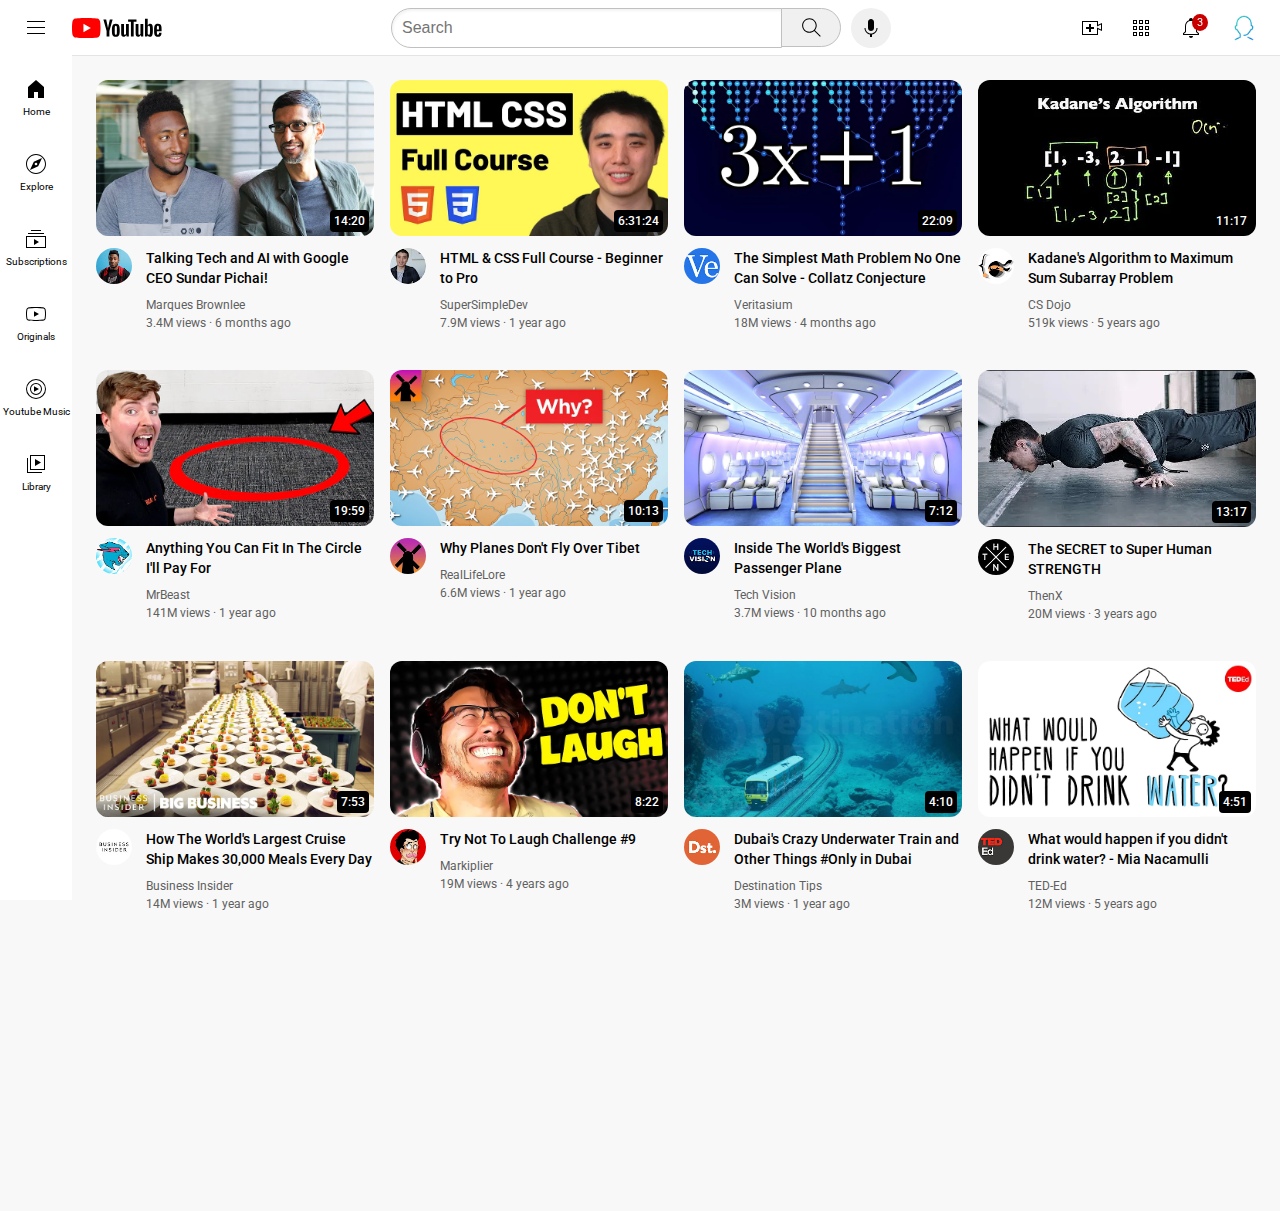
<file: index.html>
<!DOCTYPE html>
<html>

<head>
  <title>Youtube</title>
  <link rel="preconnect" href="https://fonts.googleapis.com" />
  <link rel="preconnect" href="https://fonts.gstatic.com" crossorigin />
  <link href="https://fonts.googleapis.com/css2?family=Roboto:wght@400;500;700&display=swap" rel="stylesheet" />
  <link rel="stylesheet" href="styles/video.css" />
  <link rel="stylesheet" href="styles/general.css" />
  <link rel="stylesheet" href="styles/header.css" />
  <link rel="stylesheet" href="styles/sidebar.css" />
</head>

<body>
  <!--Header-->
  <header class="header">
    <div class="left-section">
      <img class="hamburger-menu" src="icons/hamburger-menu.svg" />
      <img class="youtube-logo" src="icons/youtube-logo.svg" />
    </div>
    <div class="middle-section">
      <div class="search-bar-container">
        <img class="search-bar-icon" src="icons/search.svg" />
        <input class="search-bar" type="text" placeholder="Search" />
      </div>
      <button class="search-button">
        <img class="search-icon" src="icons/search.svg" />
        <div class="tooltip">Search</div>
      </button>
      <button class="voice-search-button">
        <!--Use position absolute inside position relative-->
        <img class="voice-search-icon" src="icons/voice-search-icon.svg" />
        <div class="tooltip">Search with your voice</div>
      </button>
    </div>
    <div class="right-section">
      <div class="upload-icon-container">
        <img class="upload-icon" src="icons/upload.svg" />
        <div class="tooltip">Create</div>
      </div>
      <div class="youtube-apps-icon-container">
        <img class="youtube-apps-icon" src="icons/youtube-apps.svg" />
        <div class="tooltip">Youtube Apps</div>
      </div>
      <div class="notification-icon-container">
        <img class="notification-icon" src="icons/notifications.svg" />
        <div class="notifications-count">3</div>
        <div class="tooltip">Notifications</div>
      </div>
      <img class="current-user-picture" src="channel-pictures/MyChannel.jpg" />
    </div>
  </header>

  <!--Sidebar-->
  <nav class="sidebar">
    <div class="sidebar-link">
      <img src="icons/home.svg" />
      <div>Home</div>
    </div>
    <div class="sidebar-link">
      <img src="icons/explore.svg" />
      <div>Explore</div>
    </div>
    <div class="sidebar-link">
      <img src="icons/subscriptions.svg" />
      <div>Subscriptions</div>
    </div>
    <div class="sidebar-link">
      <img src="icons/originals.svg" />
      <div>Originals</div>
    </div>
    <div class="sidebar-link">
      <img src="icons/youtube-music.svg" />
      <div>Youtube Music</div>
    </div>
    <div class="sidebar-link">
      <img src="icons/library.svg" />
      <div>Library</div>
    </div>
  </nav>

  <!--Main-->
  <main>
    <section class="video-grid">
      <div class="video-preview">
        <div class="thumbnail-row">
          <a href="https://www.youtube.com/watch?v=n2RNcPRtAiY">
            <img class="thumbnail" src="thumbnails/TechTalkSundarPichai.webp" />
            <div class="video-time">14:20</div>
          </a>
        </div>
        <div class="video-info-grid">
          <div class="channel-picture">
            <a href="https://www.youtube.com/c/mkbhd">
              <img class="profile-picture" src="channel-pictures/marques-profile-picture.jpeg" />
            </a>
          </div>
          <div class="video-info">
            <div>
              <a href="https://www.youtube.com/watch?v=n2RNcPRtAiY" class="video-title">
                Talking Tech and AI with Google CEO Sundar Pichai!
              </a>
            </div>
            <a href="https://www.youtube.com/c/mkbhd" class="video-author">Marques Brownlee</a>
            <p class="video-stats">3.4M views &centerdot; 6 months ago</p>
          </div>
        </div>
      </div>

      <div class="video-preview">
        <div class="thumbnail-row">
          <a href="https://www.youtube.com/watch?v=G3e-cpL7ofc&t=9009s">
            <img class="thumbnail" src="thumbnails/HTMLCourse.webp" />
            <div class="video-time">6:31:24</div>
          </a>
        </div>
        <div class="video-info-grid">
          <div class="channel-picture">
            <a href="https://www.youtube.com/@SuperSimpleDev">
              <img class="profile-picture" src="channel-pictures/supersimpledev.jpg" />
            </a>
          </div>
          <div class="video-info">
            <div>
              <a href="https://www.youtube.com/watch?v=G3e-cpL7ofc&t=9009s" class="video-title">
                HTML & CSS Full Course - Beginner to Pro
              </a>
            </div>
            <a href="https://www.youtube.com/@SuperSimpleDev" class="video-author">SuperSimpleDev</a>
            <p class="video-stats">7.9M views &centerdot; 1 year ago</p>
          </div>
        </div>
      </div>

      <div class="video-preview">
        <div class="thumbnail-row">
          <a href="https://www.youtube.com/watch?v=094y1Z2wpJg">
            <img class="thumbnail" src="thumbnails/Simple-math.webp" />
            <div class="video-time">22:09</div>
          </a>
        </div>
        <div class="video-info-grid">
          <div class="channel-picture">
            <a href="https://www.youtube.com/c/veritasium">
              <img class="profile-picture" src="channel-pictures/verisattium.jpeg" />
            </a>
          </div>
          <div class="video-info">
            <div>
              <a href="https://www.youtube.com/watch?v=094y1Z2wpJg" class="video-title">
                The Simplest Math Problem No One Can Solve - Collatz
                Conjecture
              </a>
            </div>
            <a href="https://www.youtube.com/c/veritasium" class="video-author">Veritasium</a>
            <p class="video-stats">18M views &centerdot; 4 months ago</p>
          </div>
        </div>
      </div>

      <div class="video-preview">
        <div class="thumbnail-row">
          <a href="https://www.youtube.com/watch?v=86CQq3pKSUw">
            <img class="thumbnail" src="thumbnails/Kadanes-algorithm.webp" />
            <div class="video-time">11:17</div>
          </a>
        </div>
        <div class="video-info-grid">
          <div class="channel-picture">
            <a href="https://www.youtube.com/c/CSDojo">
              <img class="profile-picture" src="channel-pictures/cs-dojo.jpeg" />
            </a>
          </div>
          <div class="video-info">
            <div>
              <a href="https://www.youtube.com/watch?v=86CQq3pKSUw" class="video-title">
                Kadane's Algorithm to Maximum Sum Subarray Problem
              </a>
            </div>
            <a href="https://www.youtube.com/c/CSDojo" class="video-author">CS Dojo</a>
            <p class="video-stats">519k views &centerdot; 5 years ago</p>
          </div>
        </div>
      </div>
      <div class="video-preview">
        <div class="thumbnail-row">
          <a href="https://www.youtube.com/watch?v=yXWw0_UfSFg">
            <img class="thumbnail" src="thumbnails/Anything-you-fit-in.webp" />
            <div class="video-time">19:59</div>
          </a>
        </div>
        <div class="video-info-grid">
          <div class="channel-picture">
            <a href="https://www.youtube.com/channel/UCX6OQ3DkcsbYNE6H8uQQuVA">
              <img class="profile-picture" src="channel-pictures/mrBeast.jpeg" />
            </a>
          </div>
          <div class="video-info">
            <div>
              <a href="https://www.youtube.com/watch?v=yXWw0_UfSFg" class="video-title">
                Anything You Can Fit In The Circle I'll Pay For
              </a>
            </div>
            <a href="https://www.youtube.com/channel/UCX6OQ3DkcsbYNE6H8uQQuVA" class="video-author">MrBeast</a>
            <p class="video-stats">141M views &centerdot; 1 year ago</p>
          </div>
        </div>
      </div>

      <div class="video-preview">
        <div class="thumbnail-row">
          <a href="https://www.youtube.com/watch?v=fNVa1qMbF9Y">
            <img class="thumbnail" src="thumbnails/WhyPlanes.webp" />
            <div class="video-time">10:13</div>
          </a>
        </div>
        <div class="video-info-grid">
          <div class="channel-picture">
            <img class="profile-picture" src="channel-pictures/RealLifeLore.jpeg" />
          </div>
          <div class="video-info">
            <div>
              <a href="https://www.youtube.com/watch?v=fNVa1qMbF9Y" class="video-title">Why Planes Don't Fly Over
                Tibet</a>
            </div>
            <a href="https://www.youtube.com/channel/UCP5tjEmvPItGyLhmjdwP7Ww" class="video-author">RealLifeLore</a>
            <p class="video-stats">6.6M views &centerdot; 1 year ago</p>
          </div>
        </div>
      </div>

      <div class="video-preview">
        <div class="thumbnail-row">
          <a href="https://www.youtube.com/watch?v=lFm4EM1juls">
            <img class="thumbnail" src="thumbnails/BiggestPassengerPlane.webp" />
            <div class="video-time">7:12</div>
          </a>
        </div>
        <div class="video-info-grid">
          <div class="channel-picture">
            <a href="https://www.youtube.com/channel/UCHAK6CyegY22Zj2GWrcaIxg">
              <img class="profile-picture" src="channel-pictures/TechVision.jpeg" />
            </a>
          </div>
          <div class="video-info">
            <div>
              <a href="https://www.youtube.com/watch?v=lFm4EM1juls" class="video-title">
                Inside The World's Biggest Passenger Plane
              </a>
            </div>
            <a href="https://www.youtube.com/channel/UCHAK6CyegY22Zj2GWrcaIxg" class="video-author">Tech Vision</a>
            <p class="video-stats">3.7M views &centerdot; 10 months ago</p>
          </div>
        </div>
      </div>

      <div class="video-preview">
        <div class="thumbnail-row">
          <a href="https://www.youtube.com/watch?v=ixmxOlcrlUc">
            <img class="thumbnail" src="thumbnails/Super-Human.webp" />
            <div class="video-time">13:17</div>
          </a>
        </div>
        <div class="video-info-grid">
          <div class="channel-picture">
            <a href="https://www.youtube.com/c/OFFICIALTHENXSTUDIOS">
              <img class="profile-picture" src="channel-pictures/ThenX.jpeg" />
            </a>
          </div>
          <div class="video-info">
            <div>
              <a href="https://www.youtube.com/watch?v=ixmxOlcrlUc" class="video-title">The SECRET to Super Human
                STRENGTH</a>
            </div>
            <a href="https://www.youtube.com/c/OFFICIALTHENXSTUDIOS" class="video-author">ThenX</a>
            <p class="video-stats">20M views &centerdot; 3 years ago</p>
          </div>
        </div>
      </div>

      <div class="video-preview">
        <div class="thumbnail-row">
          <a href="https://www.youtube.com/watch?v=R2vXbFp5C9o">
            <img class="thumbnail" src="thumbnails/CruiseShip.webp" />
            <div class="video-time">7:53</div>
          </a>
        </div>
        <div class="video-info-grid">
          <div class="channel-picture">
            <a href="https://www.youtube.com/user/businessinsider">
              <img class="profile-picture" src="channel-pictures/BussinessInsider.jpeg" />
            </a>
          </div>
          <div class="video-info">
            <div>
              <a href="https://www.youtube.com/watch?v=R2vXbFp5C9o" class="video-title">
                How The World's Largest Cruise Ship Makes 30,000 Meals Every
                Day
              </a>
            </div>
            <a href="https://www.youtube.com/user/businessinsider" class="video-author">Business Insider</a>
            <p class="video-stats">14M views &centerdot; 1 year ago</p>
          </div>
        </div>
      </div>

      <div class="video-preview">
        <div class="thumbnail-row">
          <a href="https://www.youtube.com/watch?v=mP0RAo9SKZk">
            <img class="thumbnail" src="thumbnails/Dont_Laugh.webp" />
            <div class="video-time">8:22</div>
          </a>
        </div>
        <div class="video-info-grid">
          <div class="channel-picture">
            <a href="https://www.youtube.com/c/markiplier">
              <img class="profile-picture" src="channel-pictures/Markiplier.jpeg" />
            </a>
          </div>
          <div class="video-info">
            <div>
              <a href="https://www.youtube.com/watch?v=mP0RAo9SKZk" class="video-title">Try Not To Laugh Challenge
                #9</a>
            </div>
            <a href="https://www.youtube.com/c/markiplier" class="video-author">Markiplier</a>
            <p class="video-stats">19M views &centerdot; 4 years ago</p>
          </div>
        </div>
      </div>

      <div class="video-preview">
        <div class="thumbnail-row">
          <a href="https://www.youtube.com/watch?v=0nZuYyXET3s">
            <img class="thumbnail" src="thumbnails/UnderWaterTrain.webp" />
            <div class="video-time">4:10</div>
          </a>
        </div>
        <div class="video-info-grid">
          <div class="channel-picture">
            <a href="https://www.youtube.com/c/Destinationtips">
              <img class="profile-picture" src="channel-pictures/DestinationTips.jpeg" />
            </a>
          </div>
          <div class="video-info">
            <div>
              <a href="https://www.youtube.com/watch?v=0nZuYyXET3s" class="video-title">
                Dubai's Crazy Underwater Train and Other Things #Only in Dubai
              </a>
            </div>
            <a href="https://www.youtube.com/c/Destinationtips" class="video-author">Destination Tips</a>
            <p class="video-stats">3M views &centerdot; 1 year ago</p>
          </div>
        </div>
      </div>

      <div class="video-preview">
        <div class="thumbnail-row">
          <a href="https://www.youtube.com/watch?v=9iMGFqMmUFs">
            <img class="thumbnail" src="thumbnails/DrinkWater.webp" />
            <div class="video-time">4:51</div>
          </a>
        </div>
        <div class="video-info-grid">
          <div class="channel-picture">
            <a href="https://www.youtube.com/teded">
              <img class="profile-picture" src="channel-pictures/TedEd.jpeg" />
            </a>
          </div>
          <div class="video-info">
            <div>
              <a href="https://www.youtube.com/watch?v=9iMGFqMmUFs" class="video-title">
                What would happen if you didn't drink water? - Mia Nacamulli
              </a>
            </div>
            <a href="https://www.youtube.com/teded" class="video-author">TED-Ed</a>
            <p class="video-stats">12M views &centerdot; 5 years ago</p>
          </div>
        </div>
      </div>
    </section>
  </main>
</body>

</html>
</file>
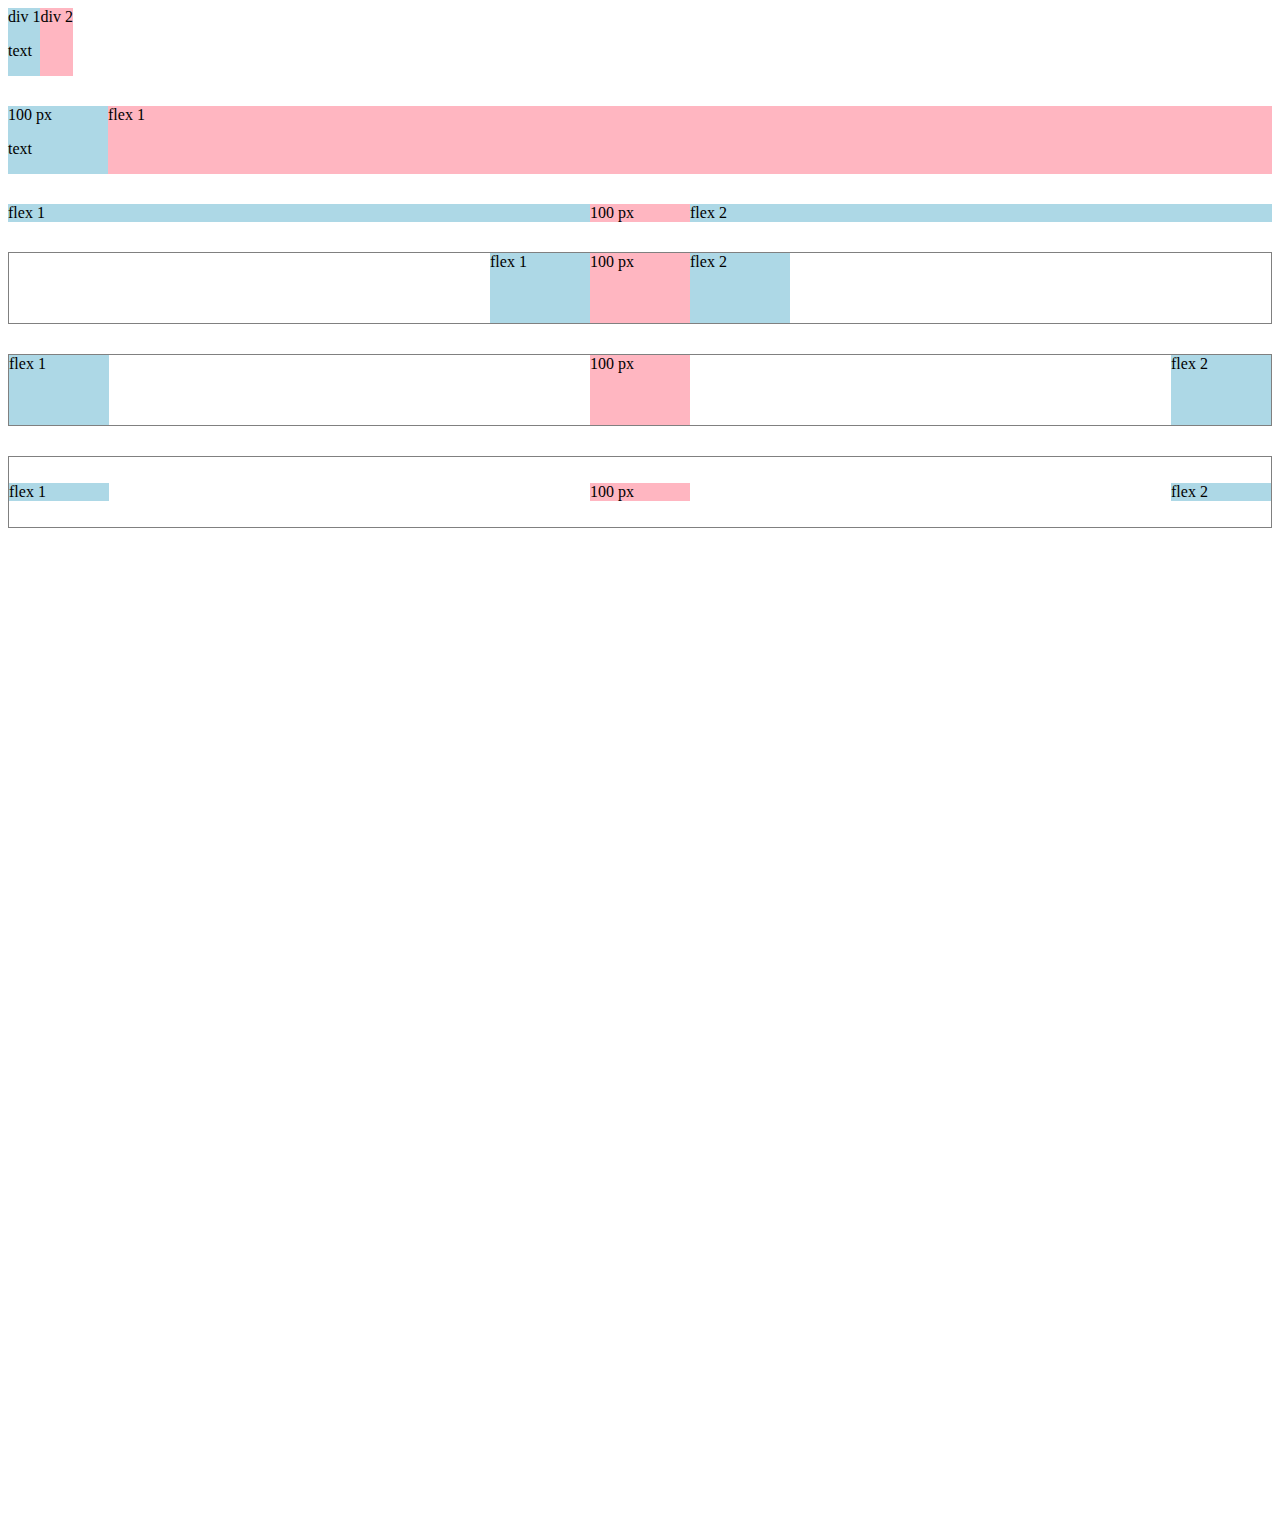
<file: flexbox.html>
<!DOCTYPE html>
<html>
    <head>
        <title>Flexbox</title>
    </head>
    <body style="padding-bottom: 1000px;">
        <div style="display: flex;
        flex-direction: row;">
            <div style="background-color: lightblue;">div 1 <p>text</p></div>
            <div style="background-color: lightpink;">div 2</div>
        </div>

        <div style="
        margin-top: 30px;
        display: flex;
        flex-direction: row;">
            <div style="
              width: 100px;
            background-color: lightblue;">100 px <p>text</p></div>
            <div style="
            flex: 1;
            background-color: lightpink;">flex 1</div>
        </div>

        <div style="
        margin-top: 30px;
        display: flex;
        flex-direction: row;">
            <div style="
            flex: 1;
            background-color: lightblue;">flex 1</div>
            <div style="
                width: 100px;
                background-color: lightpink;">100 px</div>
            <div style="
            flex: 1;
          background-color: lightblue;">flex 2</div>
        </div>

        <div style="
        height: 70px;
        border-width: 1px;
        border-style: solid;
        margin-top: 30px;
        border-color: gray;
        display: flex;
        flex-direction: row;
        justify-content: center;
        ">
            <div style="
            width: 100px;
            background-color: lightblue;">flex 1</div>
            <div style="
                width: 100px;
                background-color: lightpink;">100 px</div>
            <div style="
            width: 100px;
          background-color: lightblue;">flex 2</div>
        </div>

        <div style="
        height: 70px;
        border-width: 1px;
        border-style: solid;
        margin-top: 30px;
        border-color: gray;
        display: flex;
        flex-direction: row;
        justify-content: space-between;
        ">
            <div style="
            width: 100px;
            background-color: lightblue;">flex 1</div>
            <div style="
                width: 100px;
                background-color: lightpink;">100 px</div>
            <div style="
            width: 100px;
          background-color: lightblue;">flex 2</div>
        </div>

        <div style="
        height: 70px;
        border-width: 1px;
        border-style: solid;
        margin-top: 30px;
        border-color: gray;
        display: flex;
        flex-direction: row;
        justify-content: space-between;
        align-items: center;
        ">
            <div style="
            width: 100px;
            background-color: lightblue;">flex 1</div>
            <div style="
                width: 100px;
                background-color: lightpink;">100 px</div>
            <div style="
            width: 100px;
          background-color: lightblue;">flex 2</div>
        </div>

    </body>
</html>
</file>
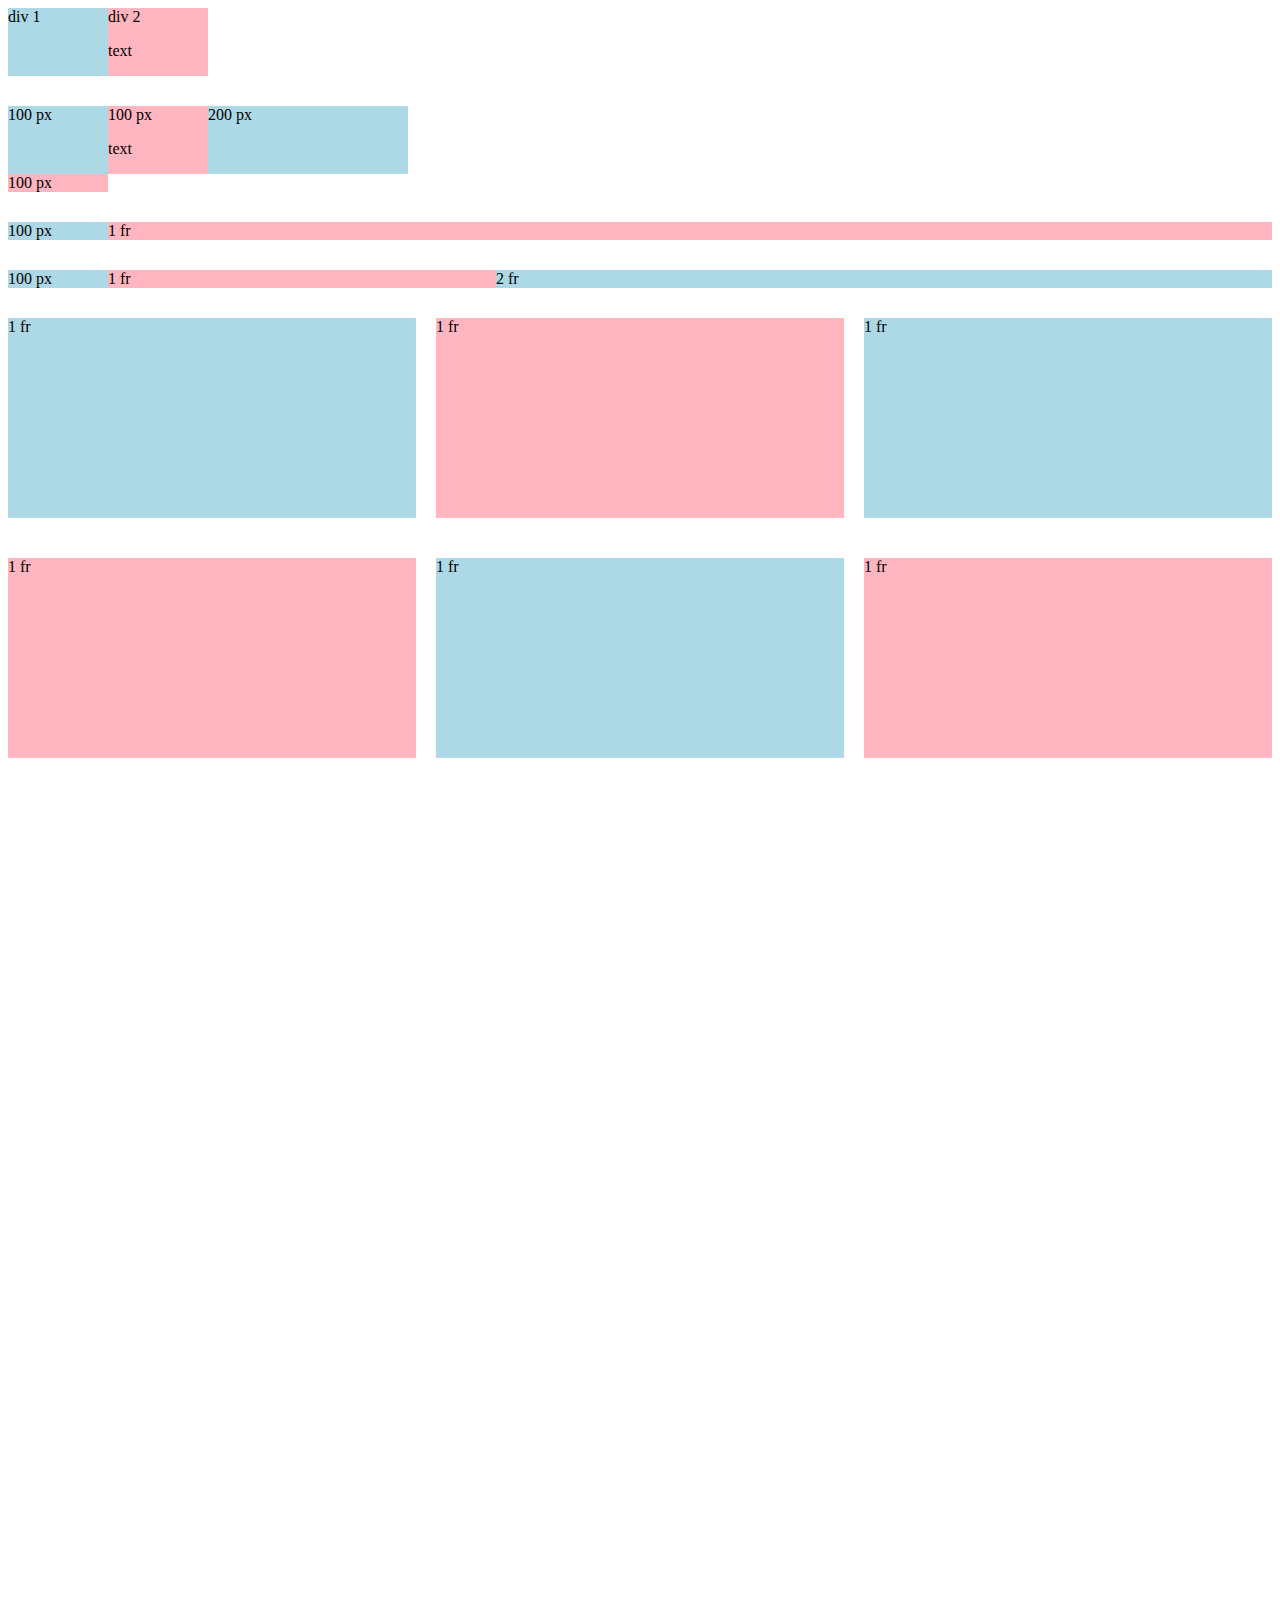
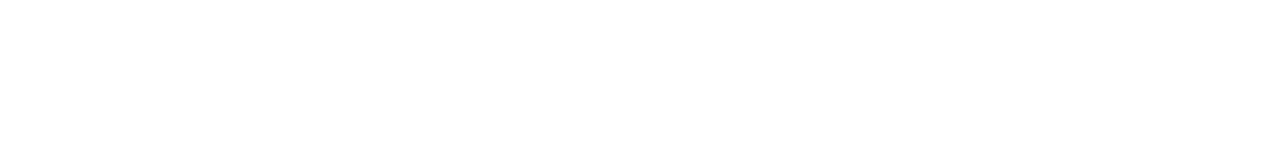
<file: grid.html>
<!DOCTYPE html>
<html>
    <head>
        <title>Grid</title>
    </head>
    <body style="padding-bottom: 1000px;">
        <div style="
        display: grid;
        grid-template-columns: 100px 100px;
        ">
            <div style="background-color: lightblue;">div 1</div>
            <div style="background-color: lightpink;">div 2<p>text</p></div>
        </div>

        <div style="
        margin-top: 30px;
        display: grid;
        grid-template-columns: 100px 100px 200px;
        ">
            <div style="background-color: lightblue;">100 px</div>
            <div style="background-color: lightpink;">100 px<p>text</p></div>
            <div style="background-color: lightblue;">200 px</div>
            <div style="background-color: lightpink;">100 px</div>
        </div>

        <div style="
        margin-top: 30px;
        display: grid;
        grid-template-columns: 100px 1fr;
        ">
            <div style="background-color: lightblue;">100 px</div>
            <div style="background-color: lightpink;">1 fr</div>
        </div>

        <div style="
        margin-top: 30px;
        display: grid;
        grid-template-columns: 100px 1fr 2fr;
        ">
            <div style="background-color: lightblue;">100 px</div>
            <div style="background-color: lightpink;">1 fr</div>
            <div style="background-color: lightblue;">2 fr</div>
        </div>

        <div style="
        margin-top: 30px;
        display: grid;
        grid-template-columns: 1fr 1fr 1fr;
        column-gap: 20px;
        row-gap: 40px;
        ">
            <div style="background-color: lightblue; height: 200px;">1 fr</div>
            <div style="background-color: lightpink;">1 fr</div>
            <div style="background-color: lightblue;">1 fr</div>
            <div style="background-color: lightpink;">1 fr</div>
            <div style="background-color: lightblue; height: 200px;">1 fr</div>
            <div style="background-color: lightpink;">1 fr</div>
        </div>
    </body>
</html>
</file>
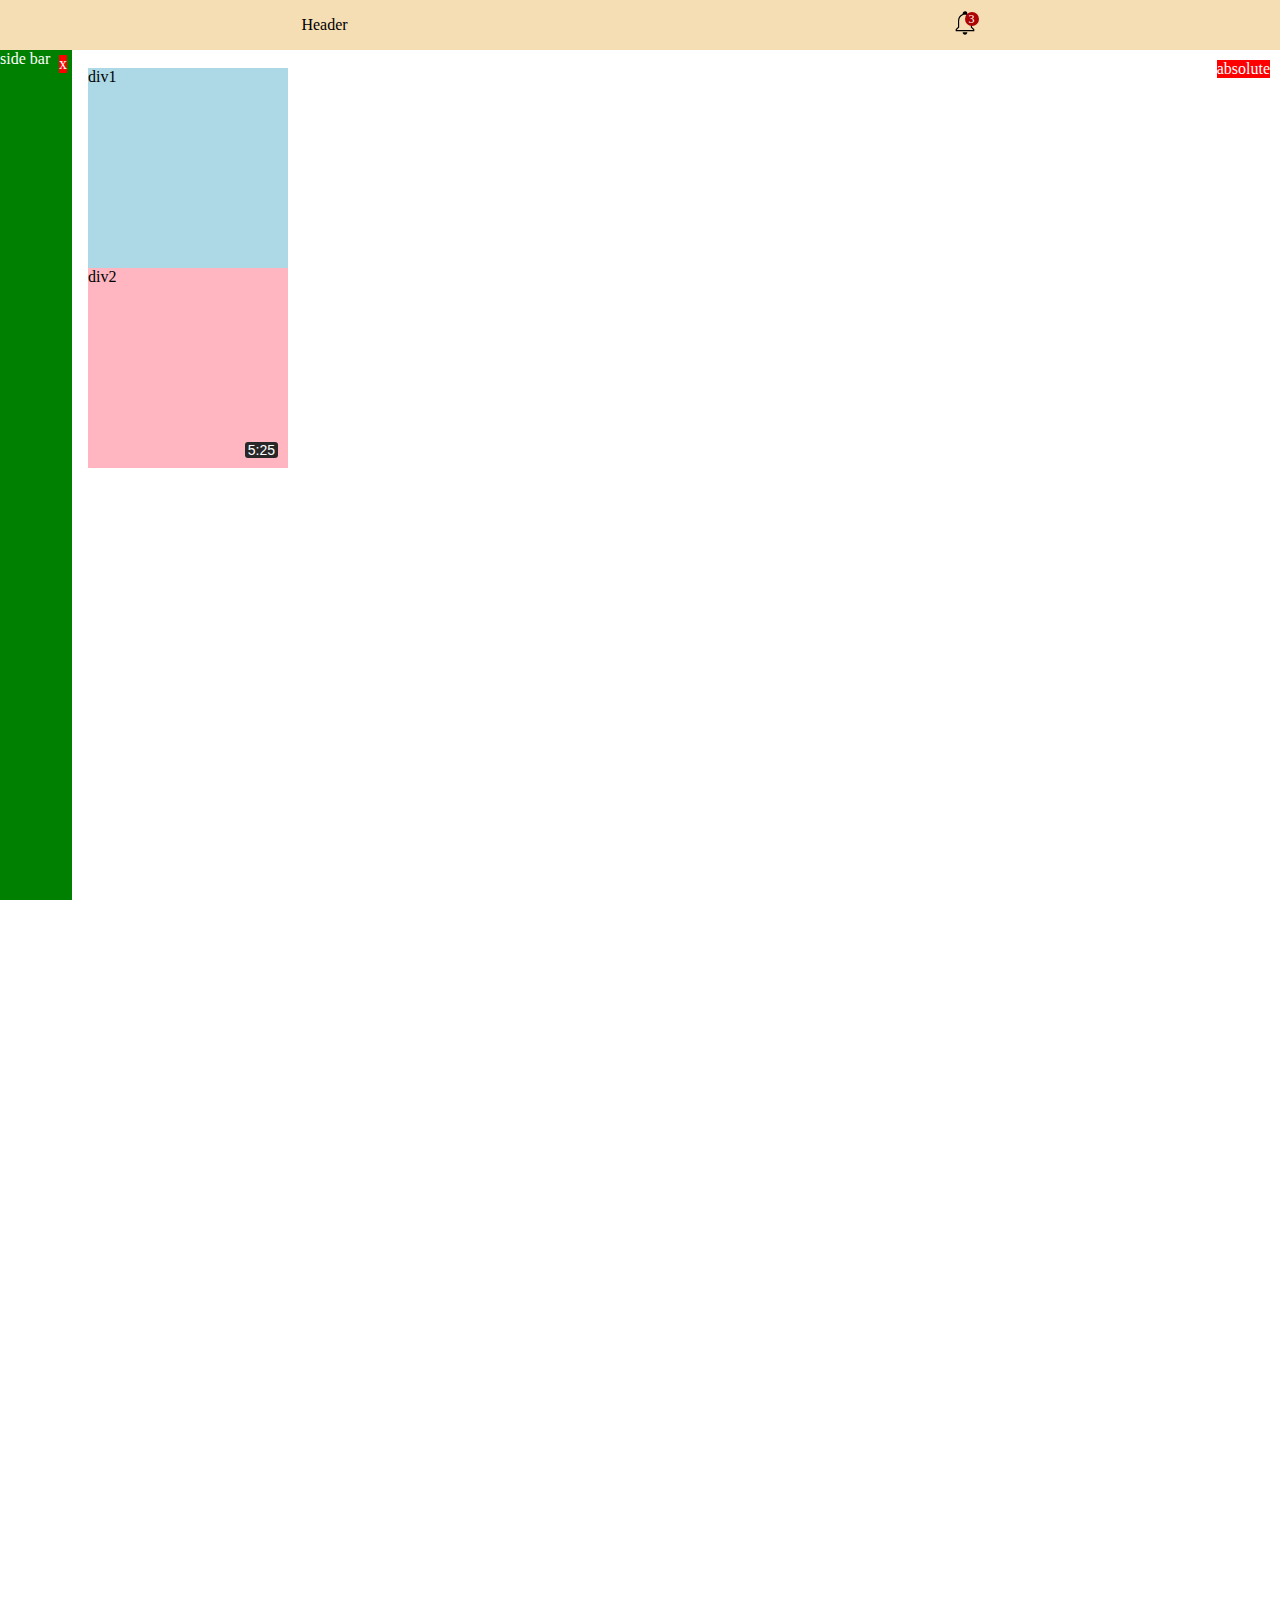
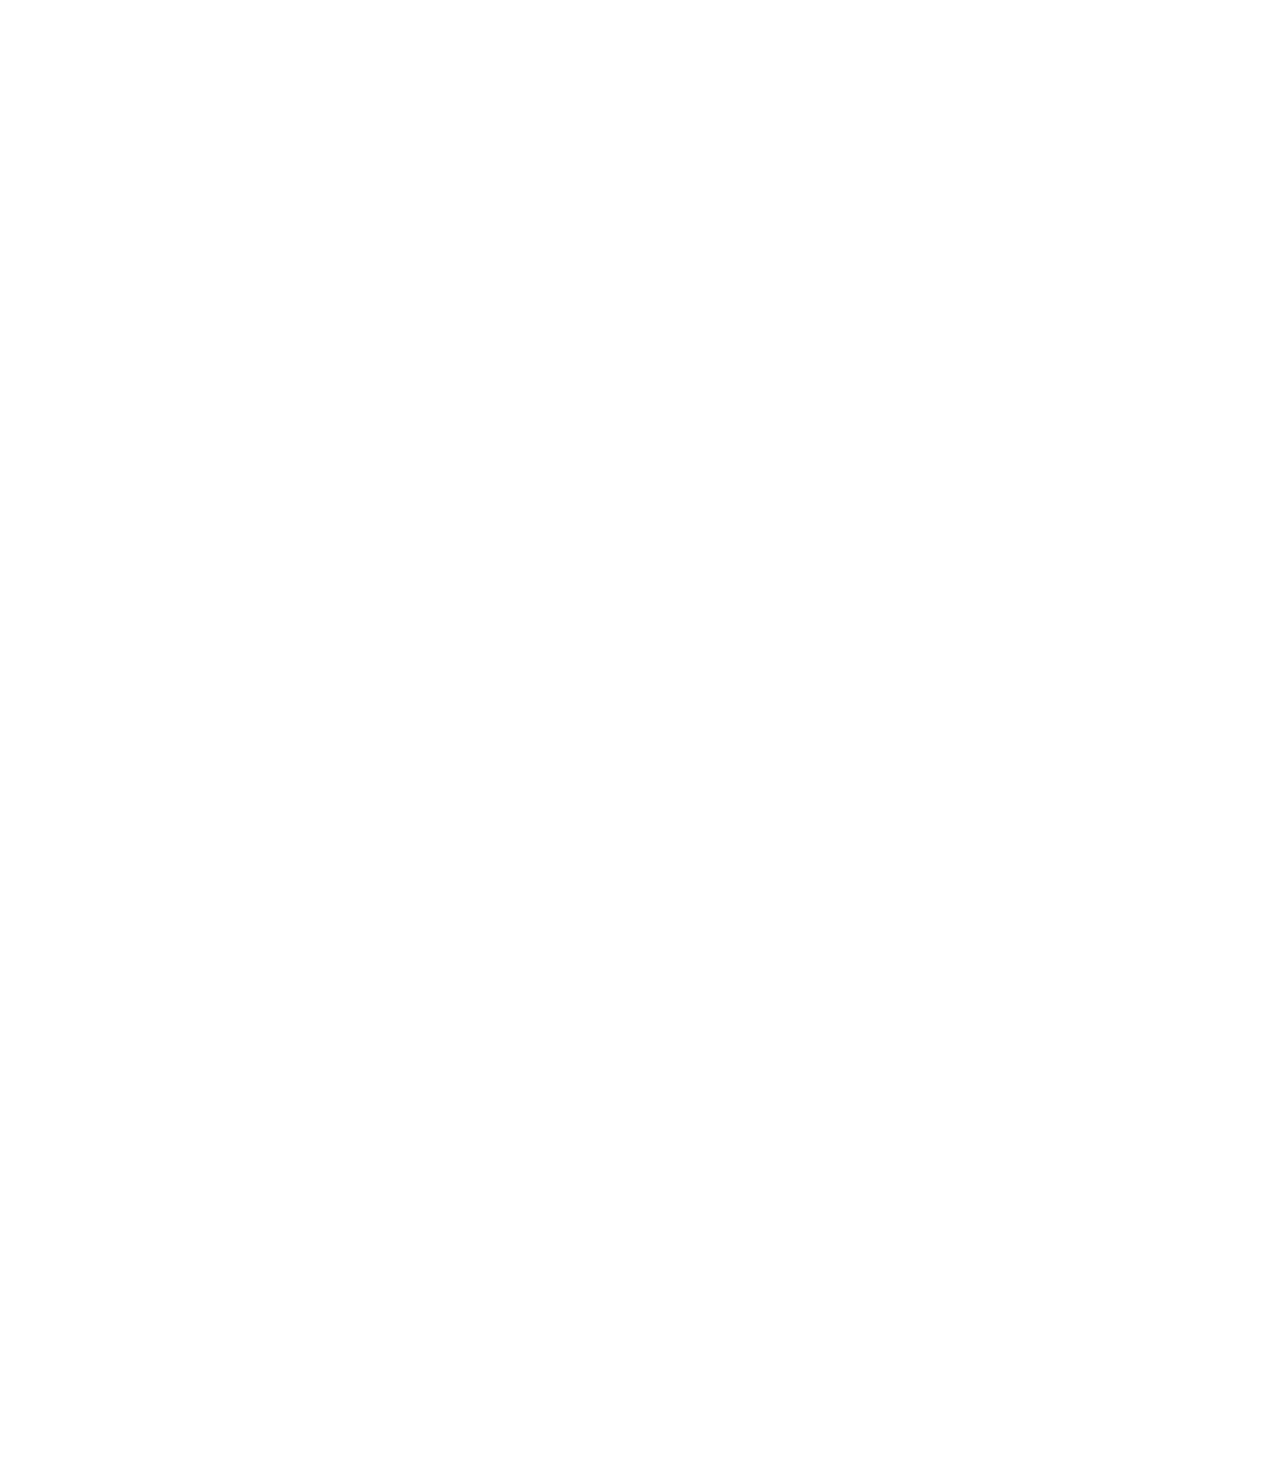
<file: position.html>
<!DOCTYPE html>
<html>
    <head>
        <title>Position</title>
    </head>
    <body style="height: 3000px;
    padding-top: 60px;
    padding-left: 80px;
    ">
        <div style="background-color: wheat;
         color: black;
         height: 50px;
         position: fixed;
         top: 0px;
         left: 0;
         right: 0;
         z-index: 100;
         display: flex;
         justify-content: space-around;
         align-items: center;
         ">
         <span>
            Header
         </span>
         <div style="position: relative;">
            <img style="height: 28px;
                background-color: wheat;
                " src="icons/notifications.svg">
            <div style="position: absolute;
                border-radius: 50%;
                width: 6px;
                height: 6px;
                padding: 4px;
                background-color: rgb(172, 3, 3);
                color: white;
                top: 3px;
                right: 0;
                font-size: 12px;
                display: flex;
                align-items: center;
                justify-content: center;
                ">
                 <span style="margin: 1px;">3</span>
             </div>
        </div>
        </div>
         <div style="background-color: green;
          color: white;
          position: fixed;
          bottom: 0;
          left: 0;
          top: 50px;
          width: 72px;
          ">
            side bar
            <div style="position: absolute;
                background-color: red;
                color: white;
                right: 5px;
                top: 5px;
                ">
               x
            </div>
         </div>
            <div style="position: absolute;
                background-color: red;
                color: white;
                right: 10px;
                top: 60px;
                ">
                absolute
            </div>
        <div style="background-color: lightblue;
         height: 200px;
          width: 200px;
          position: static;
          ">div1
          </div>
        <div style="background-color: lightpink;
         height: 200px; 
         width: 200px;
         position: relative;
         ">div2
            <div style="position: absolute;
            background-color: rgb(40, 40, 40);
            color: white;
            right: 10px;
            bottom  : 10px;
            font-family: Arial, Helvetica, sans-serif;
            font-size: 14PX;
            border-radius: 3px;
            padding-left: 3px;
            padding-right: 3px;
            ">
                5:25
            </div>
        </div>
    </body>
</html>
</file>
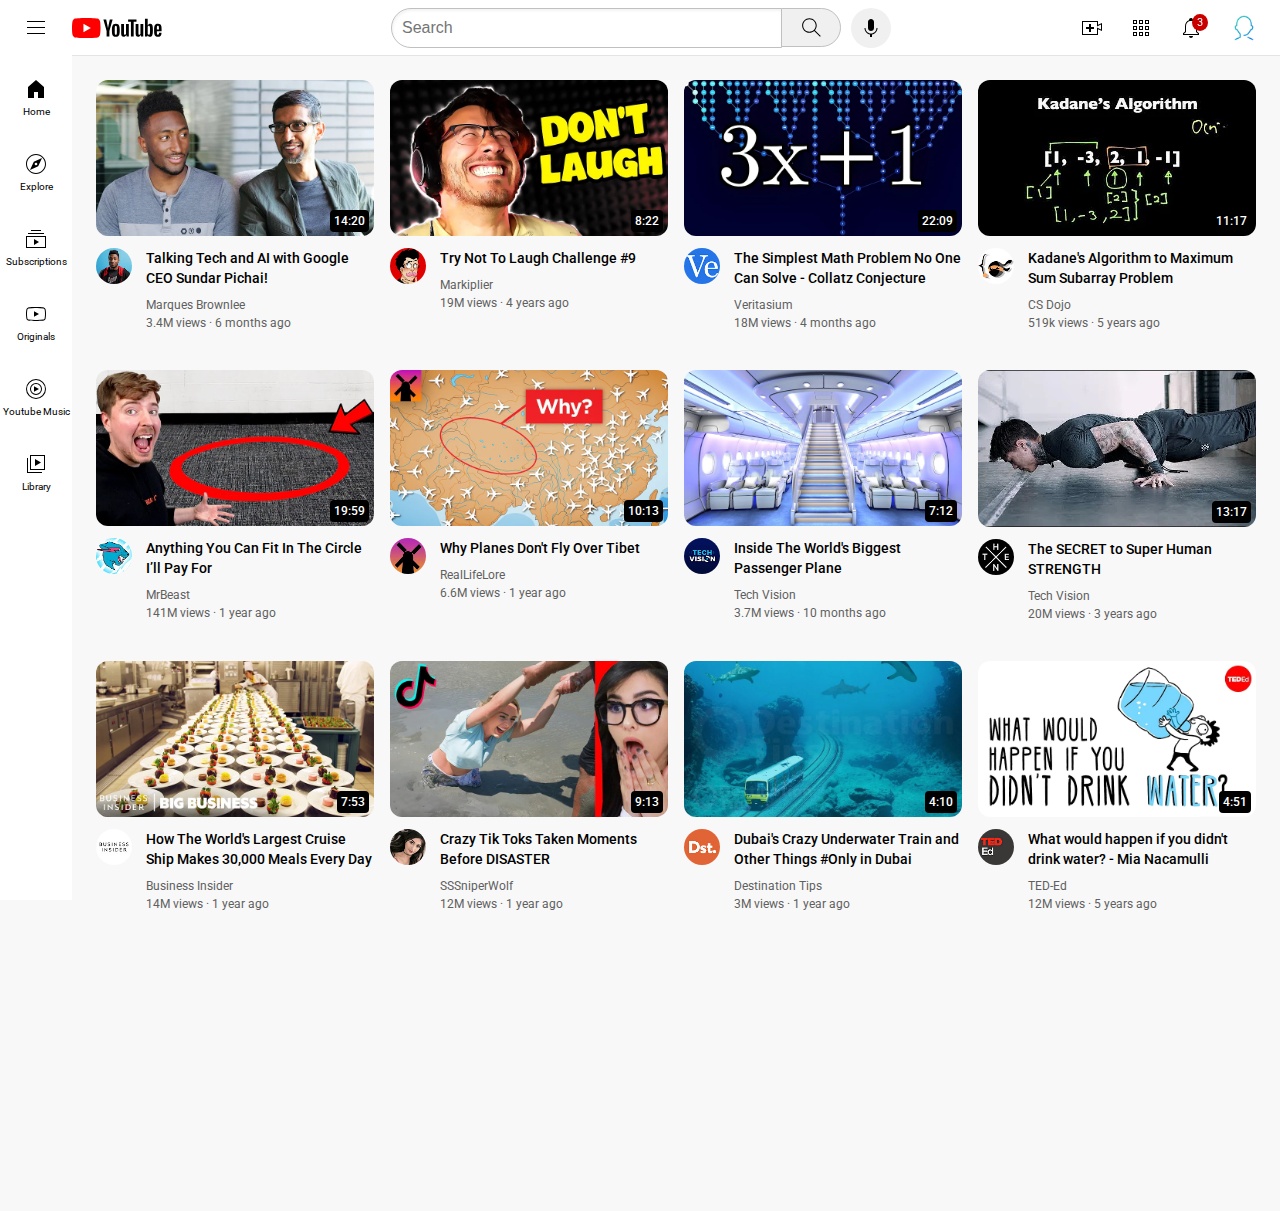
<file: youtube.html>
<!DOCTYPE html>
<html>
  <head>
    <title>Youtube</title>
    <link rel="preconnect" href="https://fonts.googleapis.com" />
    <link rel="preconnect" href="https://fonts.gstatic.com" crossorigin />
    <link
      href="https://fonts.googleapis.com/css2?family=Roboto:wght@400;500;700&display=swap"
      rel="stylesheet"
    />
    <link rel="stylesheet" href="styles/video.css" />
    <link rel="stylesheet" href="styles/general.css" />
    <link rel="stylesheet" href="styles/header.css" />
    <link rel="stylesheet" href="styles/sidebar.css" />
  </head>
  <body>
    <div class="header">
      <div class="left-section">
        <img class="hamburger-menu" src="icons/hamburger-menu.svg" />
        <img class="youtube-logo" src="icons/youtube-logo.svg" />
      </div>
      <div class="middle-section">
        <input class="search-bar" type="text" placeholder="Search" />
        <button class="search-button">
          <img class="search-icon" src="icons/search.svg" />
          <div class="tooltip">Search</div>
        </button>
        <button class="voice-search-button">
          <img class="voice-search-icon" src="icons/voice-search-icon.svg" />
          <div class="tooltip">Search with your voice</div>
        </button>
      </div>
      <div class="right-section">
        <div class="upload-icon-container">
          <img class="upload-icon" src="icons/upload.svg" />
          <div class="tooltip">Create</div>
        </div>
        <div class="youtube-apps-icon-container">
          <img class="youtube-apps-icon" src="icons/youtube-apps.svg" />
          <div class="tooltip">Youtube Apps</div>
        </div>
        <div class="notification-icon-container">
          <img class="notification-icon" src="icons/notifications.svg" />
          <div class="notifications-count">3</div>
          <div class="tooltip">Notifications</div>
        </div>
        <img
          class="current-user-picture"
          src="channel-pictures/MyChannel.jpg"
        />
      </div>
    </div>

    <div class="sidebar">
      <div class="sidebar-link">
        <img src="icons/home.svg" />
        <div>Home</div>
      </div>
      <div class="sidebar-link">
        <img src="icons/explore.svg" />
        <div>Explore</div>
      </div>
      <div class="sidebar-link">
        <img src="icons/subscriptions.svg" />
        <div>Subscriptions</div>
      </div>
      <div class="sidebar-link">
        <img src="icons/originals.svg" />
        <div>Originals</div>
      </div>
      <div class="sidebar-link">
        <img src="icons/youtube-music.svg" />
        <div>Youtube Music</div>
      </div>
      <div class="sidebar-link">
        <img src="icons/library.svg" />
        <div>Library</div>
      </div>
    </div>

    <div class="video-grid">
      <div class="video-preview">
        <div class="thumbnail-row">
          <img class="thumbnail" src="thumbnails/TechTalkSundarPichai.webp" />
          <div class="video-time">14:20</div>
        </div>
        <div class="video-info-grid">
          <div class="channel-picture">
            <img
              class="profile-picture"
              src="channel-pictures/marques-profile-picture.jpeg"
            />
          </div>
          <div class="video-info">
            <div>
              <p class="video-title">
                Talking Tech and AI with Google CEO Sundar Pichai!
              </p>
            </div>
            <p class="video-author">Marques Brownlee</p>
            <p class="video-stats">3.4M views &centerdot; 6 months ago</p>
          </div>
        </div>
      </div>
      <div class="video-preview">
        <div class="thumbnail-row">
          <img class="thumbnail" src="thumbnails/Dont_Laugh.webp" />
          <div class="video-time">8:22</div>
        </div>
        <div class="video-info-grid">
          <div class="channel-picture">
            <img
              class="profile-picture"
              src="channel-pictures/Markiplier.jpeg"
            />
          </div>
          <div class="video-info">
            <div>
              <p class="video-title">Try Not To Laugh Challenge #9</p>
            </div>
            <p class="video-author">Markiplier</p>
            <p class="video-stats">19M views &centerdot; 4 years ago</p>
          </div>
        </div>
      </div>

      <div class="video-preview">
        <div class="thumbnail-row">
          <img class="thumbnail" src="thumbnails/Simple-math.webp" />
          <div class="video-time">22:09</div>
        </div>
        <div class="video-info-grid">
          <div class="channel-picture">
            <img
              class="profile-picture"
              src="channel-pictures/verisattium.jpeg"
            />
          </div>
          <div class="video-info">
            <div>
              <p class="video-title">
                The Simplest Math Problem No One Can Solve - Collatz Conjecture
              </p>
            </div>
            <p class="video-author">Veritasium</p>
            <p class="video-stats">18M views &centerdot; 4 months ago</p>
          </div>
        </div>
      </div>

      <div class="video-preview">
        <div class="thumbnail-row">
          <img class="thumbnail" src="thumbnails/Kadanes-algorithm.webp" />
          <div class="video-time">11:17</div>
        </div>
        <div class="video-info-grid">
          <div class="channel-picture">
            <img class="profile-picture" src="channel-pictures/cs-dojo.jpeg" />
          </div>
          <div class="video-info">
            <div>
              <p class="video-title">
                Kadane's Algorithm to Maximum Sum Subarray Problem
              </p>
            </div>
            <p class="video-author">CS Dojo</p>
            <p class="video-stats">519k views &centerdot; 5 years ago</p>
          </div>
        </div>
      </div>
      <div class="video-preview">
        <div class="thumbnail-row">
          <img class="thumbnail" src="thumbnails/Anything-you-fit-in.webp" />
          <div class="video-time">19:59</div>
        </div>
        <div class="video-info-grid">
          <div class="channel-picture">
            <img class="profile-picture" src="channel-pictures/mrBeast.jpeg" />
          </div>
          <div class="video-info">
            <div>
              <p class="video-title">
                Anything You Can Fit In The Circle I’ll Pay For
              </p>
            </div>
            <p class="video-author">MrBeast</p>
            <p class="video-stats">141M views &centerdot; 1 year ago</p>
          </div>
        </div>
      </div>

      <div class="video-preview">
        <div class="thumbnail-row">
          <img class="thumbnail" src="thumbnails/WhyPlanes.webp" />
          <div class="video-time">10:13</div>
        </div>
        <div class="video-info-grid">
          <div class="channel-picture">
            <img
              class="profile-picture"
              src="channel-pictures/RealLifeLore.jpeg"
            />
          </div>
          <div class="video-info">
            <div>
              <p class="video-title">Why Planes Don't Fly Over Tibet</p>
            </div>
            <p class="video-author">RealLifeLore</p>
            <p class="video-stats">6.6M views &centerdot; 1 year ago</p>
          </div>
        </div>
      </div>

      <div class="video-preview">
        <div class="thumbnail-row">
          <img class="thumbnail" src="thumbnails/BiggestPassengerPlane.webp" />
          <div class="video-time">7:12</div>
        </div>
        <div class="video-info-grid">
          <div class="channel-picture">
            <img
              class="profile-picture"
              src="channel-pictures/TechVision.jpeg"
            />
          </div>
          <div class="video-info">
            <div>
              <p class="video-title">
                Inside The World's Biggest Passenger Plane
              </p>
            </div>
            <p class="video-author">Tech Vision</p>
            <p class="video-stats">3.7M views &centerdot; 10 months ago</p>
          </div>
        </div>
      </div>

      <div class="video-preview">
        <div class="thumbnail-row">
          <img class="thumbnail" src="thumbnails/Super-Human.webp" />
          <div class="video-time">13:17</div>
        </div>
        <div class="video-info-grid">
          <div class="channel-picture">
            <img class="profile-picture" src="channel-pictures/ThenX.jpeg" />
          </div>
          <div class="video-info">
            <div>
              <p class="video-title">The SECRET to Super Human STRENGTH</p>
            </div>
            <p class="video-author">Tech Vision</p>
            <p class="video-stats">20M views &centerdot; 3 years ago</p>
          </div>
        </div>
      </div>

      <div class="video-preview">
        <div class="thumbnail-row">
          <img class="thumbnail" src="thumbnails/CruiseShip.webp" />
          <div class="video-time">7:53</div>
        </div>
        <div class="video-info-grid">
          <div class="channel-picture">
            <img
              class="profile-picture"
              src="channel-pictures/BussinessInsider.jpeg"
            />
          </div>
          <div class="video-info">
            <div>
              <p class="video-title">
                How The World's Largest Cruise Ship Makes 30,000 Meals Every Day
              </p>
            </div>
            <p class="video-author">Business Insider</p>
            <p class="video-stats">14M views &centerdot; 1 year ago</p>
          </div>
        </div>
      </div>

      <div class="video-preview">
        <div class="thumbnail-row">
          <img class="thumbnail" src="thumbnails/Crazy-tik-tok.webp" />
          <div class="video-time">9:13</div>
        </div>
        <div class="video-info-grid">
          <div class="channel-picture">
            <img
              class="profile-picture"
              src="channel-pictures/sniperwolf.jpeg"
            />
          </div>
          <div class="video-info">
            <div>
              <p class="video-title">
                Crazy Tik Toks Taken Moments Before DISASTER
              </p>
            </div>
            <p class="video-author">SSSniperWolf</p>
            <p class="video-stats">12M views &centerdot; 1 year ago</p>
          </div>
        </div>
      </div>

      <div class="video-preview">
        <div class="thumbnail-row">
          <img class="thumbnail" src="thumbnails/UnderWaterTrain.webp" />
          <div class="video-time">4:10</div>
        </div>
        <div class="video-info-grid">
          <div class="channel-picture">
            <img
              class="profile-picture"
              src="channel-pictures/DestinationTips.jpeg"
            />
          </div>
          <div class="video-info">
            <div>
              <p class="video-title">
                Dubai's Crazy Underwater Train and Other Things #Only in Dubai
              </p>
            </div>
            <p class="video-author">Destination Tips</p>
            <p class="video-stats">3M views &centerdot; 1 year ago</p>
          </div>
        </div>
      </div>

      <div class="video-preview">
        <div class="thumbnail-row">
          <img class="thumbnail" src="thumbnails/DrinkWater.webp" />
          <div class="video-time">4:51</div>
        </div>
        <div class="video-info-grid">
          <div class="channel-picture">
            <img class="profile-picture" src="channel-pictures/TedEd.jpeg" />
          </div>
          <div class="video-info">
            <div>
              <p class="video-title">
                What would happen if you didn't drink water? - Mia Nacamulli
              </p>
            </div>
            <p class="video-author">TED-Ed</p>
            <p class="video-stats">12M views &centerdot; 5 years ago</p>
          </div>
        </div>
      </div>
    </div>
  </body>
</html>
</file>
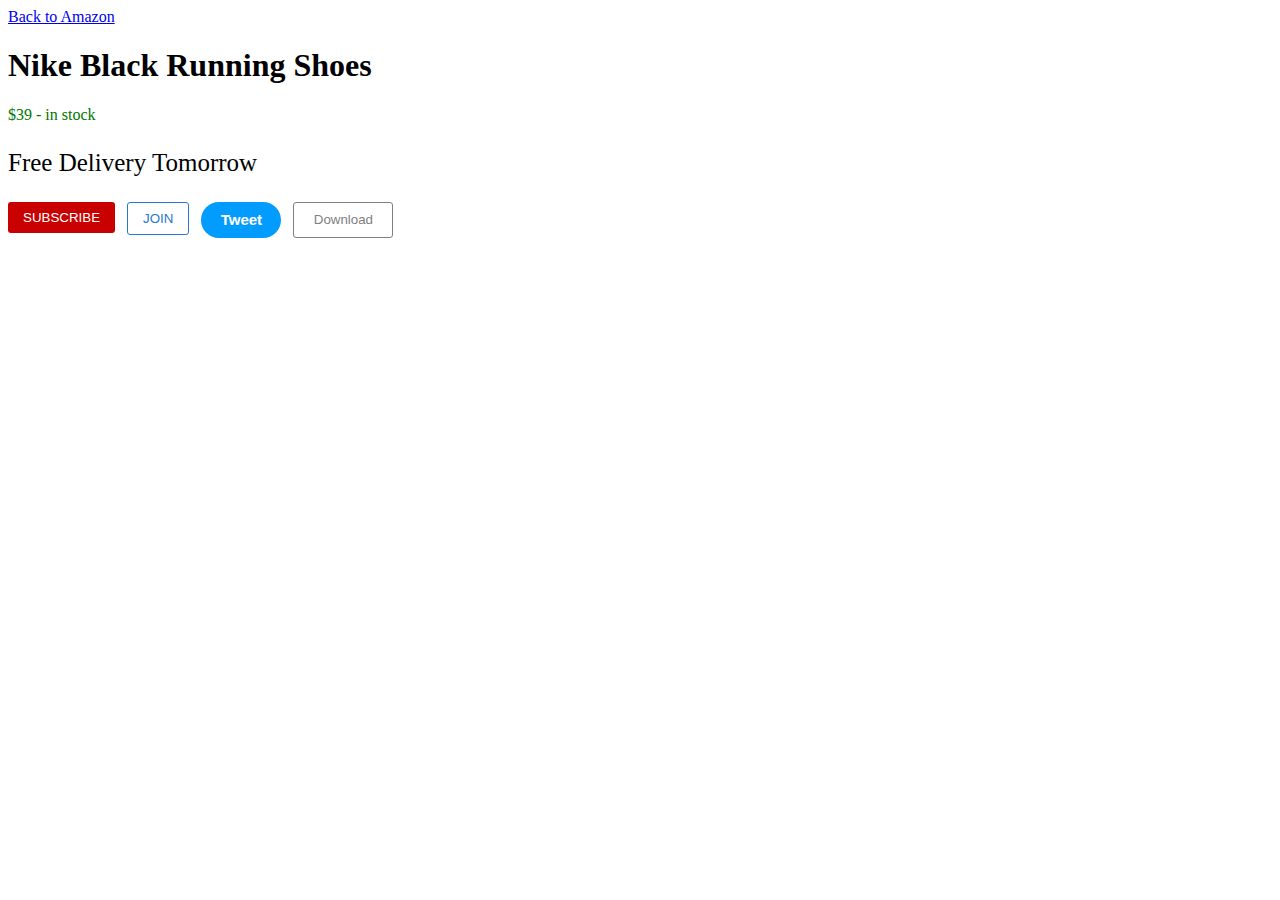
<file: Intro-to-html/buttons.html>
<!DOCTYPE html>
<html>
    <head>
        <title>Buttons</title>
       <link rel="stylesheet" href="styles/buttons.css"> 
    </head>
    <body>
        <a class="link" href="https://amazon.in" target="_blank">Back to Amazon</a>

<h1 style="font-weight: bold;">Nike Black Running Shoes</h1>

<p class="paragraph">$39 - in stock</p>

<p style="font-size: 25px;">Free Delivery Tomorrow</p>

<button class="subscribe-button">
    SUBSCRIBE
</button>
<button class="join-button">
    JOIN
</button>

<button class="tweet-button">
    Tweet
</button>

<button class="download-button">
    Download
</button>
    </body>
</html>
</file>
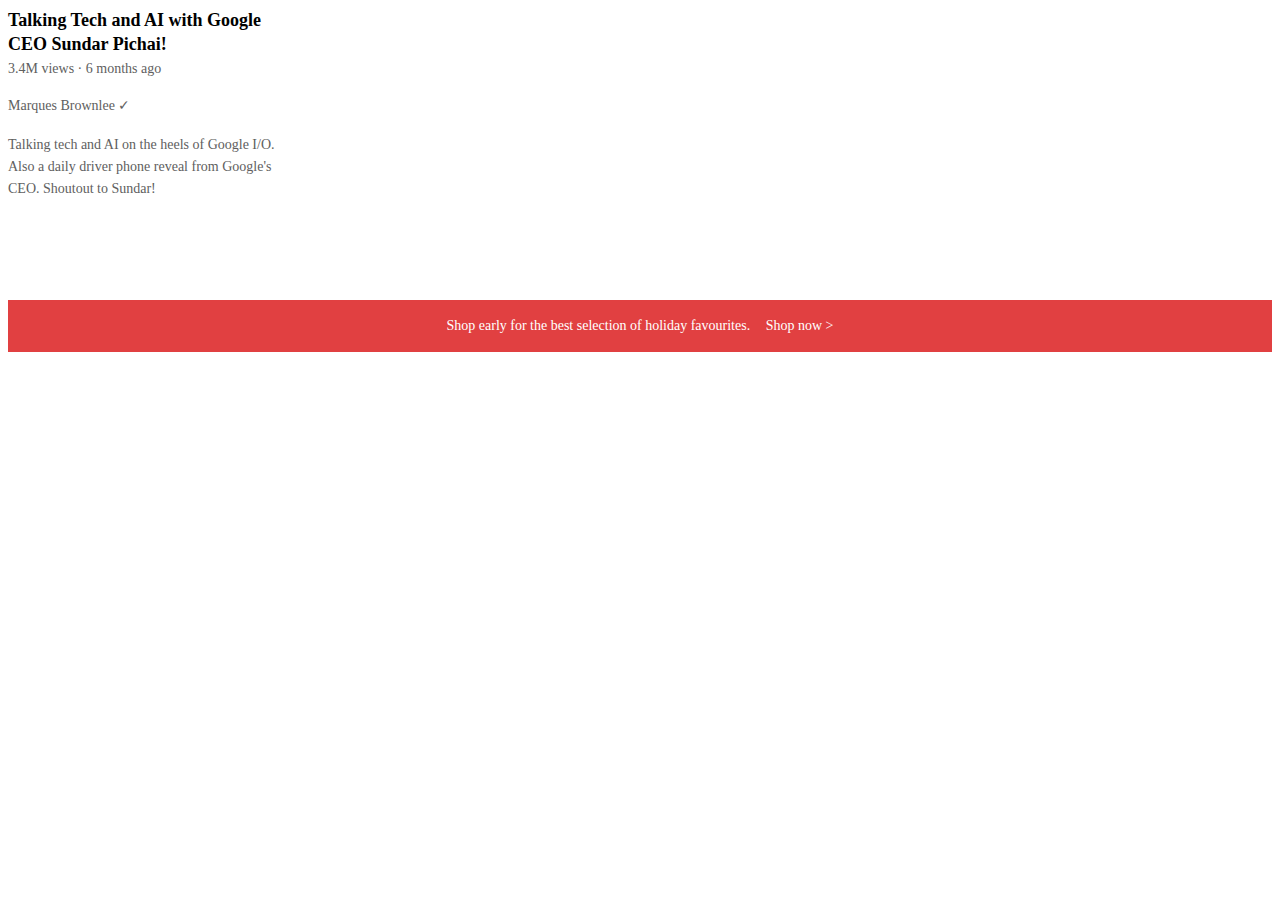
<file: Intro-to-html/text.html>
<!DOCTYPE html>
<html>
    <head>
        <title>Text</title>
        <link rel="stylesheet" href="styles/text.css">
    </head>
    <body>
        <p class="video-title">
            Talking Tech and AI with Google CEO Sundar Pichai!
        </p>
        
        <p class="video-stats">
            3.4M views &centerdot; 6 months ago
        </p>
        
        <p class="video-author">
            Marques Brownlee &check;
        </p>
        
        <p class="video-discription">
            Talking tech and AI on the heels of Google I/O. Also a daily driver phone reveal from Google's CEO. Shoutout to Sundar!
        </p>
        
        <p class="apple-text">
            Shop early for the best selection of holiday favourites. <span class="shop-link">Shop now</span> &gt;
        </p>
    </body>
</html>
</file>
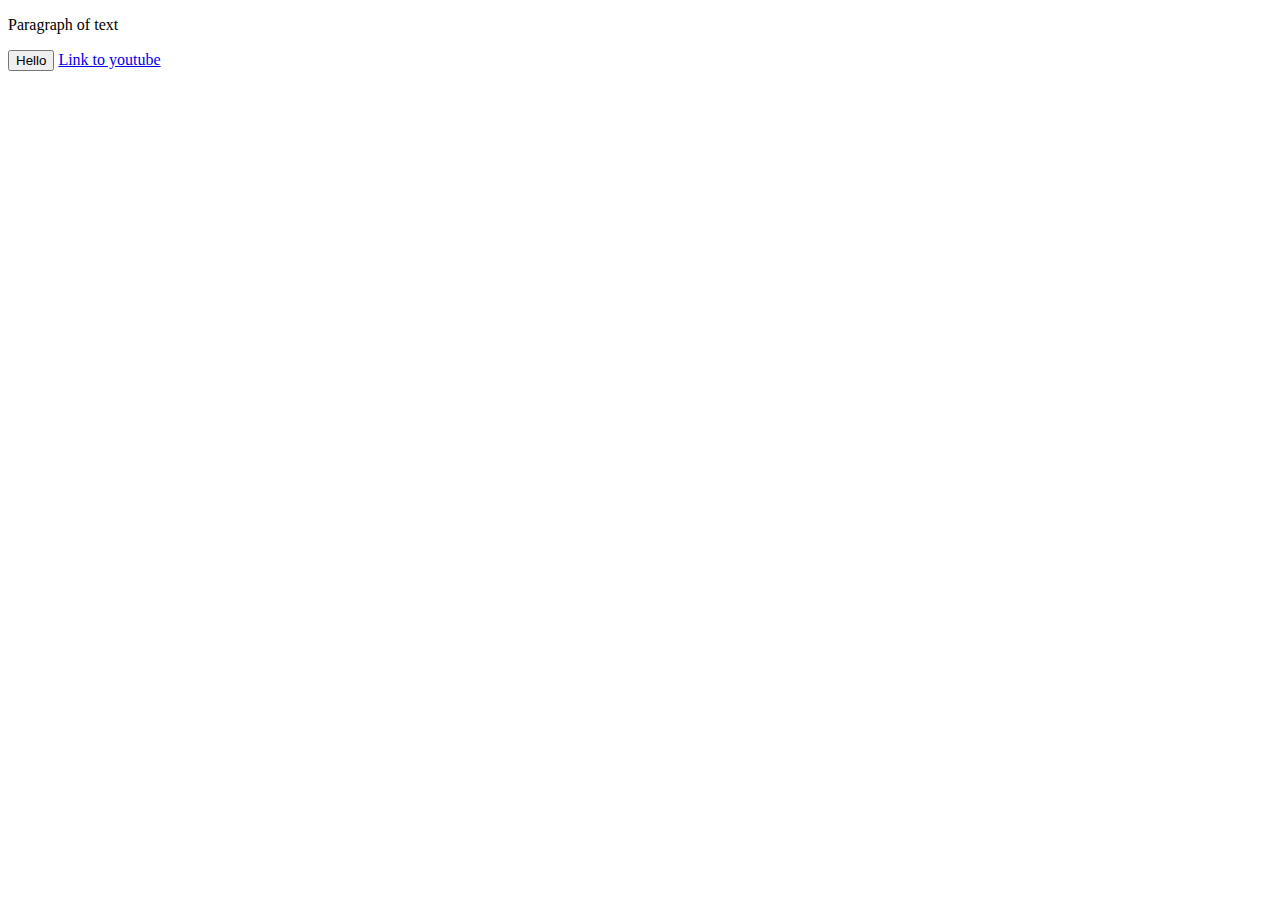
<file: Intro-to-html/website.html>
<!DOCTYPE html>
<html>
  <head>
    <title>Geeks Website</title>
  </head>
  <body>
    <p>
      Paragraph of text
    </p>
    <button>
      Hello
    </button>
    <a href="https://www.youtube.com/" target="_blank">
      Link to youtube
    </a>
  </body>
</html>
</file>
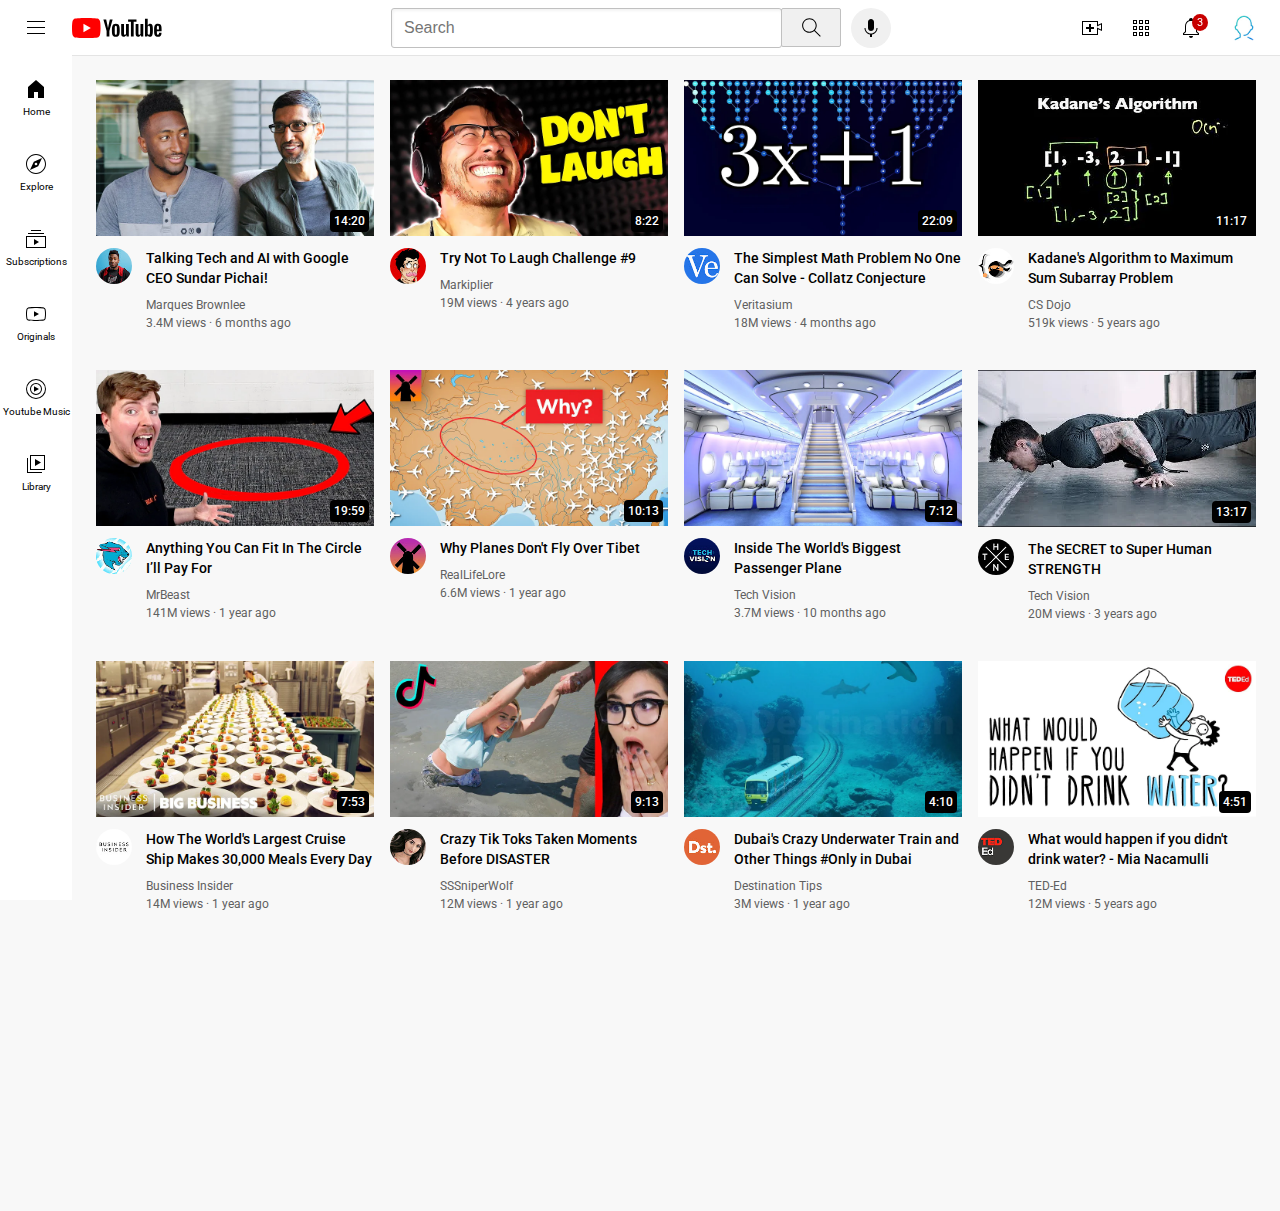
<file: Youtube/youtube.html>
<!DOCTYPE html>
<html>
  <head>
    <title>Youtube</title>
    <link rel="preconnect" href="https://fonts.googleapis.com" />
    <link rel="preconnect" href="https://fonts.gstatic.com" crossorigin />
    <link
      href="https://fonts.googleapis.com/css2?family=Roboto:wght@400;500;700&display=swap"
      rel="stylesheet"
    />
    <link rel="stylesheet" href="styles/video.css" />
    <link rel="stylesheet" href="styles/general.css" />
    <link rel="stylesheet" href="styles/header.css" />
    <link rel="stylesheet" href="styles/sidebar.css" />
  </head>
  <body>
    <!--Header-->
    <header class="header">
      <div class="left-section">
        <img class="hamburger-menu" src="icons/hamburger-menu.svg" />
        <img class="youtube-logo" src="icons/youtube-logo.svg" />
      </div>
      <div class="middle-section">
        <input class="search-bar" type="text" placeholder="Search" />
        <button class="search-button">
          <img class="search-icon" src="icons/search.svg" />
          <div class="tooltip">Search</div>
        </button>
        <button class="voice-search-button">
          <!--Use position absolute inside position relative-->
          <img class="voice-search-icon" src="icons/voice-search-icon.svg" />
          <div class="tooltip">Search with your voice</div>
        </button>
      </div>
      <div class="right-section">
        <div class="upload-icon-container">
          <img class="upload-icon" src="icons/upload.svg" />
          <div class="tooltip">Create</div>
        </div>
        <div class="youtube-apps-icon-container">
          <img class="youtube-apps-icon" src="icons/youtube-apps.svg" />
          <div class="tooltip">Youtube Apps</div>
        </div>
        <div class="notification-icon-container">
          <img class="notification-icon" src="icons/notifications.svg" />
          <div class="notifications-count">3</div>
          <div class="tooltip">Notifications</div>
        </div>
        <img
          class="current-user-picture"
          src="channel-pictures/MyChannel.jpg"
        />
      </div>
    </header>

    <!--Sidebar-->
    <nav class="sidebar">
      <div class="sidebar-link">
        <img src="icons/home.svg" />
        <div>Home</div>
      </div>
      <div class="sidebar-link">
        <img src="icons/explore.svg" />
        <div>Explore</div>
      </div>
      <div class="sidebar-link">
        <img src="icons/subscriptions.svg" />
        <div>Subscriptions</div>
      </div>
      <div class="sidebar-link">
        <img src="icons/originals.svg" />
        <div>Originals</div>
      </div>
      <div class="sidebar-link">
        <img src="icons/youtube-music.svg" />
        <div>Youtube Music</div>
      </div>
      <div class="sidebar-link">
        <img src="icons/library.svg" />
        <div>Library</div>
      </div>
    </nav>

    <!--Main-->
    <main>
      <section class="video-grid">
        <div class="video-preview">
          <div class="thumbnail-row">
            <img class="thumbnail" src="thumbnails/TechTalkSundarPichai.webp" />
            <div class="video-time">14:20</div>
          </div>
          <div class="video-info-grid">
            <div class="channel-picture">
              <img
                class="profile-picture"
                src="channel-pictures/marques-profile-picture.jpeg"
              />
            </div>
            <div class="video-info">
              <div>
                <p class="video-title">
                  Talking Tech and AI with Google CEO Sundar Pichai!
                </p>
              </div>
              <p class="video-author">Marques Brownlee</p>
              <p class="video-stats">3.4M views &centerdot; 6 months ago</p>
            </div>
          </div>
        </div>
        <div class="video-preview">
          <div class="thumbnail-row">
            <img class="thumbnail" src="thumbnails/Dont_Laugh.webp" />
            <div class="video-time">8:22</div>
          </div>
          <div class="video-info-grid">
            <div class="channel-picture">
              <img
                class="profile-picture"
                src="channel-pictures/Markiplier.jpeg"
              />
            </div>
            <div class="video-info">
              <div>
                <p class="video-title">Try Not To Laugh Challenge #9</p>
              </div>
              <p class="video-author">Markiplier</p>
              <p class="video-stats">19M views &centerdot; 4 years ago</p>
            </div>
          </div>
        </div>

        <div class="video-preview">
          <div class="thumbnail-row">
            <img class="thumbnail" src="thumbnails/Simple-math.webp" />
            <div class="video-time">22:09</div>
          </div>
          <div class="video-info-grid">
            <div class="channel-picture">
              <img
                class="profile-picture"
                src="channel-pictures/verisattium.jpeg"
              />
            </div>
            <div class="video-info">
              <div>
                <p class="video-title">
                  The Simplest Math Problem No One Can Solve - Collatz
                  Conjecture
                </p>
              </div>
              <p class="video-author">Veritasium</p>
              <p class="video-stats">18M views &centerdot; 4 months ago</p>
            </div>
          </div>
        </div>

        <div class="video-preview">
          <div class="thumbnail-row">
            <img class="thumbnail" src="thumbnails/Kadanes-algorithm.webp" />
            <div class="video-time">11:17</div>
          </div>
          <div class="video-info-grid">
            <div class="channel-picture">
              <img
                class="profile-picture"
                src="channel-pictures/cs-dojo.jpeg"
              />
            </div>
            <div class="video-info">
              <div>
                <p class="video-title">
                  Kadane's Algorithm to Maximum Sum Subarray Problem
                </p>
              </div>
              <p class="video-author">CS Dojo</p>
              <p class="video-stats">519k views &centerdot; 5 years ago</p>
            </div>
          </div>
        </div>
        <div class="video-preview">
          <div class="thumbnail-row">
            <img class="thumbnail" src="thumbnails/Anything-you-fit-in.webp" />
            <div class="video-time">19:59</div>
          </div>
          <div class="video-info-grid">
            <div class="channel-picture">
              <img
                class="profile-picture"
                src="channel-pictures/mrBeast.jpeg"
              />
            </div>
            <div class="video-info">
              <div>
                <p class="video-title">
                  Anything You Can Fit In The Circle I’ll Pay For
                </p>
              </div>
              <p class="video-author">MrBeast</p>
              <p class="video-stats">141M views &centerdot; 1 year ago</p>
            </div>
          </div>
        </div>

        <div class="video-preview">
          <div class="thumbnail-row">
            <img class="thumbnail" src="thumbnails/WhyPlanes.webp" />
            <div class="video-time">10:13</div>
          </div>
          <div class="video-info-grid">
            <div class="channel-picture">
              <img
                class="profile-picture"
                src="channel-pictures/RealLifeLore.jpeg"
              />
            </div>
            <div class="video-info">
              <div>
                <p class="video-title">Why Planes Don't Fly Over Tibet</p>
              </div>
              <p class="video-author">RealLifeLore</p>
              <p class="video-stats">6.6M views &centerdot; 1 year ago</p>
            </div>
          </div>
        </div>

        <div class="video-preview">
          <div class="thumbnail-row">
            <img
              class="thumbnail"
              src="thumbnails/BiggestPassengerPlane.webp"
            />
            <div class="video-time">7:12</div>
          </div>
          <div class="video-info-grid">
            <div class="channel-picture">
              <img
                class="profile-picture"
                src="channel-pictures/TechVision.jpeg"
              />
            </div>
            <div class="video-info">
              <div>
                <p class="video-title">
                  Inside The World's Biggest Passenger Plane
                </p>
              </div>
              <p class="video-author">Tech Vision</p>
              <p class="video-stats">3.7M views &centerdot; 10 months ago</p>
            </div>
          </div>
        </div>

        <div class="video-preview">
          <div class="thumbnail-row">
            <img class="thumbnail" src="thumbnails/Super-Human.webp" />
            <div class="video-time">13:17</div>
          </div>
          <div class="video-info-grid">
            <div class="channel-picture">
              <img class="profile-picture" src="channel-pictures/ThenX.jpeg" />
            </div>
            <div class="video-info">
              <div>
                <p class="video-title">The SECRET to Super Human STRENGTH</p>
              </div>
              <p class="video-author">Tech Vision</p>
              <p class="video-stats">20M views &centerdot; 3 years ago</p>
            </div>
          </div>
        </div>

        <div class="video-preview">
          <div class="thumbnail-row">
            <img class="thumbnail" src="thumbnails/CruiseShip.webp" />
            <div class="video-time">7:53</div>
          </div>
          <div class="video-info-grid">
            <div class="channel-picture">
              <img
                class="profile-picture"
                src="channel-pictures/BussinessInsider.jpeg"
              />
            </div>
            <div class="video-info">
              <div>
                <p class="video-title">
                  How The World's Largest Cruise Ship Makes 30,000 Meals Every
                  Day
                </p>
              </div>
              <p class="video-author">Business Insider</p>
              <p class="video-stats">14M views &centerdot; 1 year ago</p>
            </div>
          </div>
        </div>

        <div class="video-preview">
          <div class="thumbnail-row">
            <img class="thumbnail" src="thumbnails/Crazy-tik-tok.webp" />
            <div class="video-time">9:13</div>
          </div>
          <div class="video-info-grid">
            <div class="channel-picture">
              <img
                class="profile-picture"
                src="channel-pictures/sniperwolf.jpeg"
              />
            </div>
            <div class="video-info">
              <div>
                <p class="video-title">
                  Crazy Tik Toks Taken Moments Before DISASTER
                </p>
              </div>
              <p class="video-author">SSSniperWolf</p>
              <p class="video-stats">12M views &centerdot; 1 year ago</p>
            </div>
          </div>
        </div>

        <div class="video-preview">
          <div class="thumbnail-row">
            <img class="thumbnail" src="thumbnails/UnderWaterTrain.webp" />
            <div class="video-time">4:10</div>
          </div>
          <div class="video-info-grid">
            <div class="channel-picture">
              <img
                class="profile-picture"
                src="channel-pictures/DestinationTips.jpeg"
              />
            </div>
            <div class="video-info">
              <div>
                <p class="video-title">
                  Dubai's Crazy Underwater Train and Other Things #Only in Dubai
                </p>
              </div>
              <p class="video-author">Destination Tips</p>
              <p class="video-stats">3M views &centerdot; 1 year ago</p>
            </div>
          </div>
        </div>

        <div class="video-preview">
          <div class="thumbnail-row">
            <img class="thumbnail" src="thumbnails/DrinkWater.webp" />
            <div class="video-time">4:51</div>
          </div>
          <div class="video-info-grid">
            <div class="channel-picture">
              <img class="profile-picture" src="channel-pictures/TedEd.jpeg" />
            </div>
            <div class="video-info">
              <div>
                <p class="video-title">
                  What would happen if you didn't drink water? - Mia Nacamulli
                </p>
              </div>
              <p class="video-author">TED-Ed</p>
              <p class="video-stats">12M views &centerdot; 5 years ago</p>
            </div>
          </div>
        </div>
      </section>
    </main>
  </body>
</html>
</file>
<file: styles/video.css>
.thumbnail {
  width: 100%;
  border-radius: 12px;
}

.message {
  color: rgb(96, 96, 96);
}

.video-title {
  margin-top: 0;
  color: black;
  font-size: 14px;
  font-weight: 500;
  line-height: 20px;
  margin-bottom: 10px;
  text-decoration: none;
  display: block;
}

.video-preview {
  max-width: 400px;
}

.video-author,
.video-stats {
  font-size: 12px;
  color: rgb(96, 96, 96);
}

.video-author {
  display: block;
  margin-bottom: 4px;
  text-decoration: none;
}

.profile-picture {
  width: 36px;
  border-radius: 50%;
}

.thumbnail-row {
  margin-bottom: 8px;
  position: relative;
}

.thumbnail-row,
.profile-picture {
  cursor: pointer;
}

.thumbnail:hover{
border-radius: 3px;
}

.video-info-grid {
  display: grid;
  grid-template-columns: 50px 1fr;
}

.video-grid {
  display: grid;
  row-gap: 40px;
  column-gap: 16px;
  grid-template-columns: 1fr 1fr 1fr;
}

@media (max-width: 900px) {
  .video-grid {
    grid-template-columns: 1fr 1fr;
  }
}

@media (min-width: 1200px) {
  .video-grid {
    grid-template-columns: 1fr 1fr 1fr 1fr;
  }
}

@media (min-width: 901px) and (max-width: 1199px) {
  .video-grid {
    grid-template-columns: 1fr 1fr 1fr;
  }
}

.video-time {
  right: 5px;
  bottom: 8px;
  padding: 4px;
  color: white;
  font-size: 12px;
  font-weight: 500;
  position: absolute;
  border-radius: 4px;
  background-color: black;
}
</file>
<file: styles/general.css>
p {
  margin-top: 0;
  margin-bottom: 0;
}

body {
  /* Thses styles will be inherited*/
  margin: 0;
  padding-top: 80px;
  padding-left: 96px;
  padding-right: 24px;
  padding-bottom: 300px;
  font-family: Roboto, Arial;
  background-color: rgb(248, 248, 248);
}
</file>
<file: styles/header.css>
.header {
  top: 0;
  left: 0;
  right: 0;
  height: 55px;
  z-index: 100;
  display: flex;
  position: fixed;
  flex-direction: row;
  border-bottom-width: 1px;
  background-color: white;
  border-bottom-style: solid;
  justify-content: space-between;
  border-bottom-color: rgb(228, 228, 228);
}

.left-section {
  display: flex;
  flex-direction: row;
  align-items: center;
}

.middle-section {
  flex: 1;
  display: flex;
  max-width: 500px;
  margin-left: 70px;
  margin-right: 30px;
  flex-direction: row;
  align-items: center;
}

.right-section {
  width: 180px;
  display: flex;
  flex-shrink: 0;
  margin-right: 20px;
  align-items: center;
  justify-content: space-between;
}

.hamburger-menu {
  height: 24px;
  cursor: pointer;
  margin-left: 24px;
  margin-right: 24px;
}

.youtube-logo {
  height: 20px;
  cursor: pointer;
}

.search-button {
  width: 60px;
  height: 39px;
  border-width: 1px;
  margin-right: 10px;
  border-style: solid;
  margin-left: -1px;
  border-radius: 0 21px 21px 0;
  border-color: rgb(192, 192, 192);
  background-color: rgb(240, 240, 240);
}

.search-button,
.voice-search-button,
.upload-icon-container,
.youtube-apps-icon-container,
.notification-icon-container {
  display: flex;
  cursor: pointer;
  position: relative;
  align-items: center;
  justify-content: center;
}

.voice-search-button {
  width: 40px;
  height: 40px;
  border: none;
  border-radius: 50%;
  background-color: rgb(240, 240, 240);
}

.search-bar-container {
  flex: 1;
  display: flex;
  position: relative;
  align-items: center;
}

.search-bar {
  flex: 1;
  width: 0;
  height: 36px;
  font-size: 16px;
  padding-left: 10px;
  color: rgb(40, 40, 40);
  border-radius: 21px 0 0 21px;
  border: 1px solid rgb(192, 192, 192);
  box-shadow: inset 1px 2px 3px rgba(0, 0, 0, 0.05);
}

.search-bar:focus {
  outline-color: rgb(51, 102, 204);
}

.search-bar::placeholder {
  font-size: 16px;
}

.search-icon {
  height: 25px;
}

.search-bar-icon {
  opacity: 0;
  z-index: 10;
  height: 18px;
  left: 12px;
  position: absolute;
}

.search-bar-container:focus-within .search-bar-icon{
  opacity: 1;
}

.search-bar-container:focus-within .search-bar{
  padding-left: 40px;
}

.voice-search-icon {
  height: 24px;
}

.upload-icon {
  height: 24px;
}

.youtube-apps-icon {
  height: 24px;
}

.notification-icon {
  height: 24px;
}

.current-user-picture {
  height: 32px;
  cursor: pointer;
  border-radius: 50%;
}

.upload-icon-container:hover , 
.youtube-apps-icon-container:hover,
.notification-icon-container:hover,
.hamburger-menu:hover
{
  background-color: rgb(235, 235, 235);
  border-radius: 50%;
}

.notifications-count {
  top: -2px;
  right: -5px;
  color: white;
  font-size: 11px;
  padding: 2px 5px;
  border-radius: 50%;
  position: absolute;
  background-color: rgb(200, 0, 0);
}

.search-button .tooltip,
.voice-search-button .tooltip,
.upload-icon-container .tooltip,
.youtube-apps-icon-container .tooltip,
.notification-icon-container .tooltip {
  opacity: 0;
  bottom: -30px;
  color: white;
  font-size: 12px;
  padding: 6px 8px;
  border-radius: 2px;
  position: absolute;
  /*To eliminate the text wraping */
  white-space: nowrap;
  pointer-events: none;
  transition: opacity 0.5s;
  background-color: gray;
}

.search-button:hover .tooltip,
.voice-search-button:hover .tooltip,
.upload-icon-container:hover .tooltip,
.youtube-apps-icon-container:hover .tooltip,
.notification-icon-container:hover .tooltip {
  opacity: 1;
}
</file>
<file: styles/sidebar.css>
.sidebar {
  left: 0;
  bottom: 0;
  top: 55px;
  width: 72px;
  z-index: 200;
  position: fixed;
  padding-top: 5px;
  background-color: white;
}

.sidebar-link {
  height: 74px;
  display: flex;
  cursor: pointer;
  margin-bottom: 1px;
  align-items: center;
  flex-direction: column;
  justify-content: center;
}

.sidebar-link:hover {
  background-color: rgb(235, 235, 235);
}

.sidebar-link img {
  height: 24px;
  margin-bottom: 5px;
}

.sidebar-link div {
  font-size: 10px;
}
</file>
<file: Intro-to-html/styles/buttons.css>
.subscribe-button{
    background-color: rgb(200, 0, 0);
    color: white;
    border: none;
    padding-top: 8px;
    padding-bottom: 8px;
    padding-left: 15px;
    padding-right: 15px;
    border-radius: 3px;
    cursor: pointer;
    margin-right: 8px;
    vertical-align: top;
}

.subscribe-button:hover{
   opacity: 0.8;
}

.subscribe-button:active{
  opacity: 0.5;
}

.join-button{
    background-color: white;
    color: rgb(41, 118, 211);
    border-color:rgb(41, 118, 211);
    border-style: solid;
    border-width: 1px;
    border-radius: 3px;
    margin-right: 8px;
    padding-left: 15px;
    padding-right: 15px;
    padding-top: 8px;
    padding-bottom: 8px;
    cursor: pointer;
    transition: background-color 0.5s, color 0.5s;
}
.join-button:hover{
    background-color: rgb(41, 118, 211);
    color: white;
}
.join-button:active{
    opacity: 0.7;
}
.tweet-button{
    background-color: rgb(2, 156, 255);
    color: white;
    height: 36px;
    width: 80px;
    border: none;
    border-radius: 18px;
    cursor: pointer;
    font-weight: bold;
    font-size: 15px;
    vertical-align: bottom;
    vertical-align: top;
    transition: box-shadow 0.3s;
}

.tweet-button:hover{
    box-shadow: 2px 2px 10px rgba(0, 0, 0, 0.6);
}

.tweet-button:active{
    opacity: 0.7;
}

.download-button{
    background-color: white;
    color: grey;
    border-color: gray;
    border-radius: 3px;
    border-width: 1px;
    border-style: solid;
    height: 36px;
    width: 100px;
    vertical-align: top;
    cursor: pointer;
    margin-left: 8px;
}

.paragraph {
    color:  rgb(0, 118, 0);
}

.paragraph:hover{
    color: chartreuse;
}

.link {
    transition: font-size 1s;
}

.link:hover{
    font-size: 30px;
}
</file>
<file: Intro-to-html/styles/text.css>
p{
    font-family: Roboto;
    margin-top: 0;
    margin-bottom: 0;
}
.video-title{
    font-weight: bold;
    font-size: 18px;
    width: 280px;
    line-height: 24px;
    margin-bottom: 5px;
}

.video-stats{
    font-size: 14px;
    color: rgb(96, 96, 96);
    margin-bottom: 20px;
}
.video-author{
    font-size: 14px;
    color: rgb(96, 96, 96);
    margin-bottom: 20px;
}
.video-discription{
    font-size: 14px;
    color: rgb(96, 96, 96);
    width: 280px;
    line-height: 22px;
    margin-bottom: 100px;
}

.apple-text{
    background-color: rgb(225, 64, 65);
    color: white;
    font-size: 14px;
    padding: 18px;
    text-align: center;
}

.shop-link{
    cursor: pointer;
    margin-left: 12px;
}

.shop-link:hover{
    text-decoration: underline;
}
</file>
<file: Youtube/styles/video.css>
.thumbnail{
      width: 100%;
  }
  .message{
      color: rgb(96, 96, 96);
  }
  .video-title{
      margin-top: 0;
      font-size: 14px;
      font-weight: 500;
      line-height: 20px;
      margin-bottom: 10px;
  }

  .video-preview{
    max-width: 400px;
  }
  
  .video-author, 
  .video-stats{
      font-size: 12px;
      color: rgb(96, 96, 96);
  }
  .video-author{
      margin-bottom: 4px;
  }
  .profile-picture{
      width: 36px;
      border-radius: 50%;
  }
  .thumbnail-row{
      margin-bottom: 8px;
      position: relative;
  }
  .video-info-grid{
      display: grid;
      grid-template-columns: 50px 1fr;
  }
  .video-grid{
      display: grid;
      row-gap: 40px;
      column-gap: 16px;
      grid-template-columns: 1fr 1fr 1fr;
  }

  @media (max-width:900px){
    .video-grid{
        grid-template-columns: 1fr 1fr;
    }
  }

  @media (min-width:1200px){
    .video-grid{
        grid-template-columns:1fr 1fr 1fr 1fr;
    }
  }

  @media (min-width:901px) and (max-width:1199px){
    .video-grid{
        grid-template-columns:1fr 1fr 1fr;
    }
  }

.video-time{  
      right: 5px;
      bottom: 8px;
      padding: 4px;
      color: white;
      font-size: 12px;
      font-weight: 500;
    position: absolute;
    border-radius: 4px;
    background-color: black;
  }
</file>
<file: Youtube/styles/general.css>
p{
    margin-top: 0;
    margin-bottom: 0;
   }

body{
    /* Thses styles will be inherited*/
    margin: 0;
    padding-top: 80px;
    padding-left: 96px;
    padding-right: 24px;
    padding-bottom: 300px;
    font-family: Roboto, Arial;
    background-color: rgb(248, 248, 248);
}
</file>
<file: Youtube/styles/header.css>
.header{
    top: 0;
    left: 0;
    right: 0;   
    height: 55px;
    z-index: 100;
    display: flex;
    position: fixed;
    flex-direction: row;
    border-bottom-width: 1px;
    background-color: white;
    border-bottom-style: solid;
    justify-content: space-between;
    border-bottom-color: rgb(228, 228, 228);
}

.left-section{
    display: flex;
    flex-direction: row;
    align-items: center;
}

.middle-section{
    flex: 1;
    display: flex;
    max-width: 500px;
    margin-left: 70px;
    margin-right: 30px;
    flex-direction: row;
    align-items: center;
}

.right-section{
    width: 180px;
    display: flex;
    flex-shrink: 0;
    margin-right: 20px;
    align-items: center;
    justify-content: space-between;
}

.hamburger-menu{
    height: 24px;
    cursor: pointer;
    margin-left: 24px;
    margin-right: 24px;
}

.youtube-logo{
    height: 20px;
    cursor: pointer;
}

.search-button{
    width: 60px;
    height: 39px;
    border-width: 1px;
    margin-left: -1px;
    border-radius: 2px;
    margin-right: 10px;
    border-style: solid;
    border-color:  rgb(192, 192, 192);
    background-color:rgb(240, 240, 240);
}

.search-button, 
.voice-search-button,
.upload-icon-container, 
.youtube-apps-icon-container,
.notification-icon-container{
     display: flex;
     cursor: pointer;
     position: relative;
    align-items: center;
    justify-content: center;
}

.voice-search-button{
    width: 40px;
    height: 40px;
    border: none;
    border-radius: 50%;
    background-color: rgb(240, 240, 240);
}

.search-bar{
    flex: 1;
    width: 0;
    height: 36px;
    font-size: 16px;
    border-radius: 3px;
    color: rgb(40, 40, 40);
    border: 1px solid rgb(192, 192, 192);
    box-shadow: inset 1px 2px 3px rgba(0, 0, 0, 0.05);
}

.search-bar:active{
    border-color: lightblue;
}

.search-bar::placeholder{
    font-size: 16px;
    padding-left: 10px;
}

.search-icon{
    height: 25px;
}

.voice-search-icon{
    height: 24px;
}

.upload-icon{
    height: 24px;
}

.youtube-apps-icon{
    height: 24px;
}

.notification-icon{
    height: 24px;
}

.current-user-picture{
    height: 32px;
    cursor: pointer;
    border-radius: 50%;
}


.notifications-count{
    top: -2px;
    right: -5px;
    color: white;
    font-size: 11px;
    padding: 2px 5px;
    border-radius: 50%;
    position: absolute;
    background-color: rgb(200, 0, 0);
}

.search-button .tooltip,
.voice-search-button .tooltip,
.upload-icon-container .tooltip, 
.youtube-apps-icon-container .tooltip,
.notification-icon-container .tooltip{
    opacity: 0;
    bottom: -30px;
    color: white;
    font-size: 12px;
    padding: 6px 8px;
    border-radius: 2px;
    position: absolute;
    /*To eliminate the text wraping */
    white-space: nowrap;
    pointer-events: none;   
    transition: opacity 0.5s;
    background-color: gray;
}

.search-button:hover .tooltip, 
.voice-search-button:hover .tooltip,
.upload-icon-container:hover .tooltip, 
.youtube-apps-icon-container:hover .tooltip,
.notification-icon-container:hover .tooltip{
opacity: 1;
}
</file>
<file: Youtube/styles/sidebar.css>
.sidebar{
    left: 0;
    bottom: 0;
    top: 55px;
    width: 72px;
    z-index: 200;
    position: fixed;
    padding-top: 5px;
    background-color: white;
}

.sidebar-link{
    height: 74px;
    display: flex;
    cursor: pointer;
    margin-bottom: 1px;
    align-items: center;
    flex-direction: column;
    justify-content: center;
}

.sidebar-link:hover{
    background-color: rgb(235, 235, 235);
}

.sidebar-link img{
    height: 24px;
    margin-bottom: 5px;
}

.sidebar-link div{
    font-size: 10px;
}
</file>
